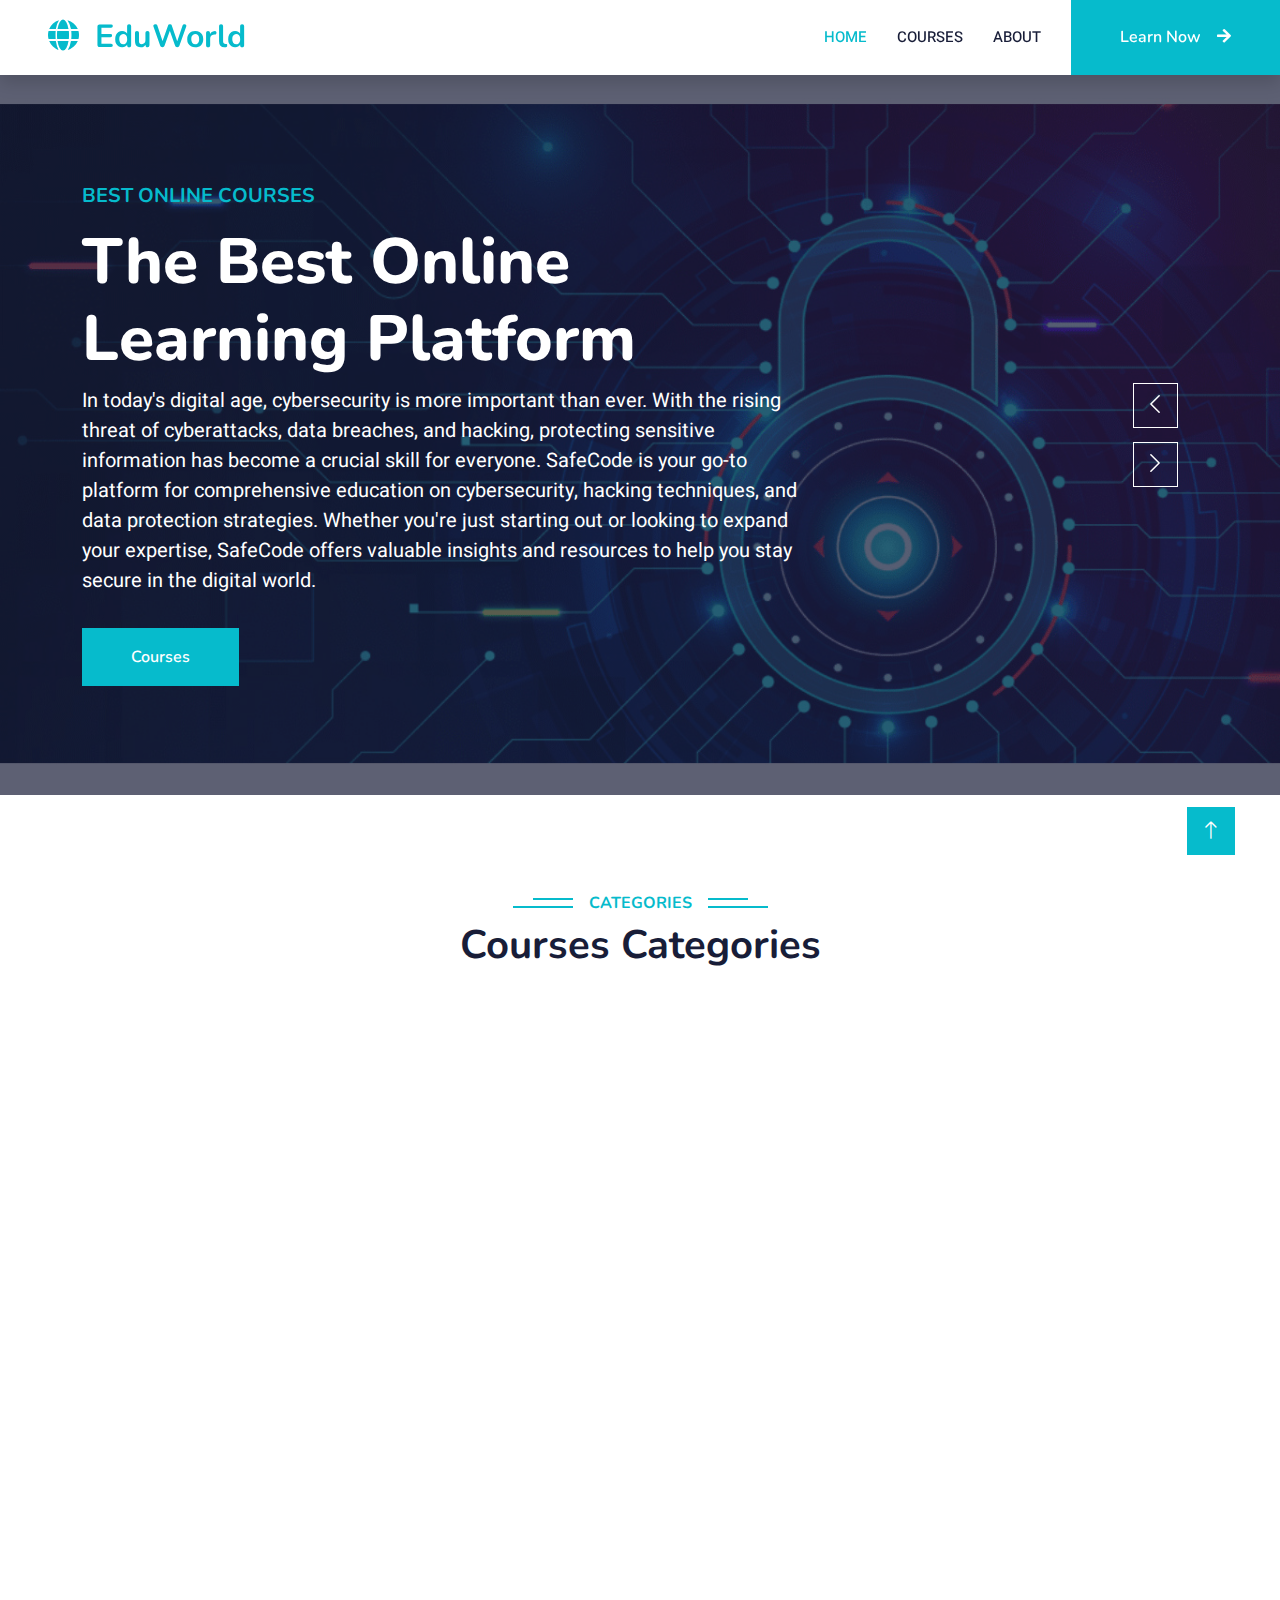
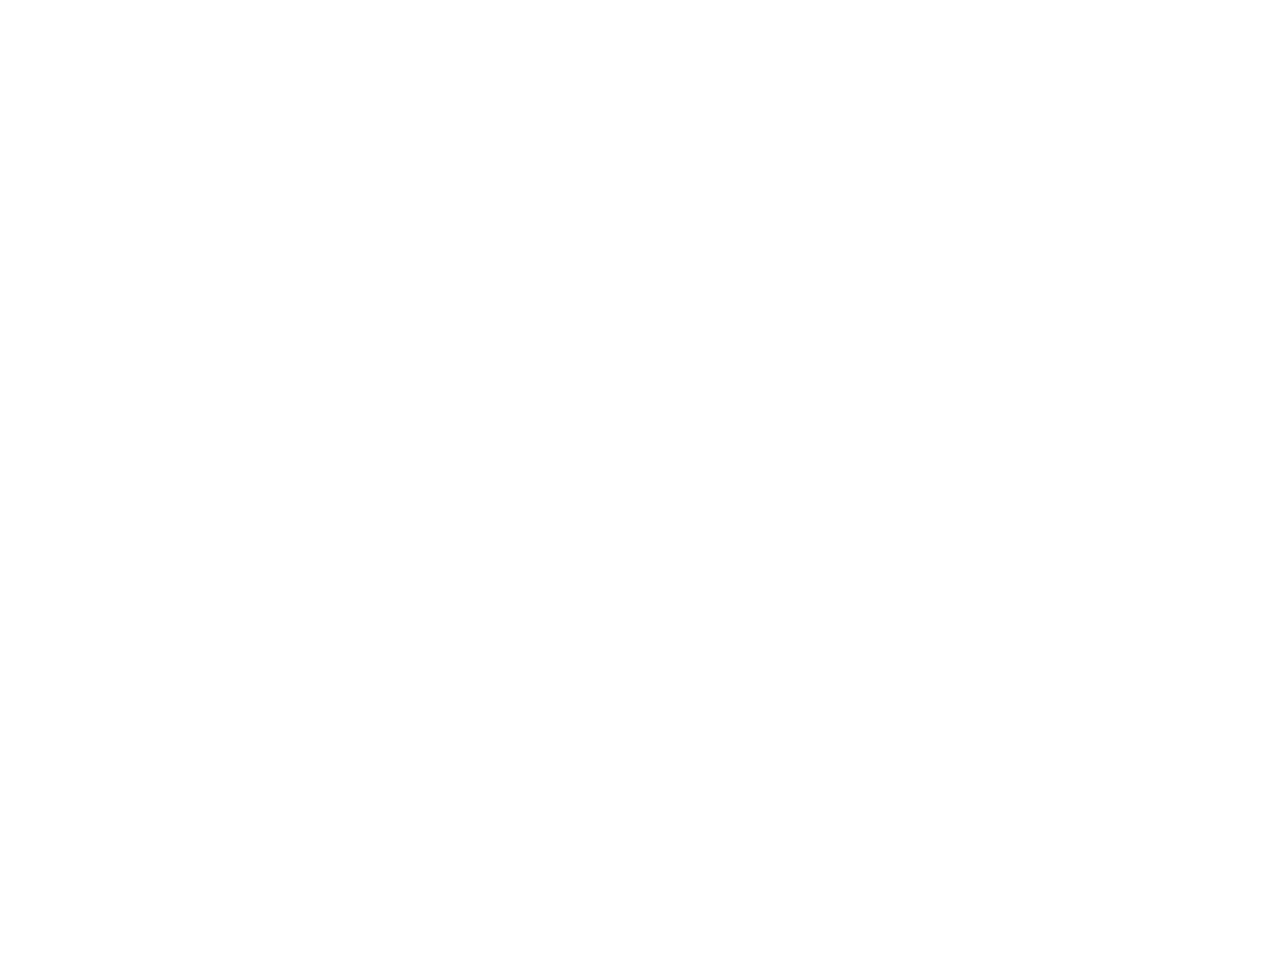
<file: index.html>
<!DOCTYPE html>
<html lang="en">

<head>
    <meta charset="utf-8">
    <title>EduWorld</title>
    <meta content="width=device-width, initial-scale=1.0" name="viewport">
    <meta content="" name="keywords">
    <meta content="" name="description">

    <!-- Favicon -->
    <link href="img/favicon.png" rel="icon">

    <!-- Google Web Fonts -->
    <link rel="preconnect" href="https://fonts.googleapis.com">
    <link rel="preconnect" href="https://fonts.gstatic.com" crossorigin>
    <link href="https://fonts.googleapis.com/css2?family=Heebo:wght@400;500;600&family=Nunito:wght@600;700;800&display=swap" rel="stylesheet">

    <!-- Icon Font Stylesheet -->
    <link href="https://cdnjs.cloudflare.com/ajax/libs/font-awesome/5.10.0/css/all.min.css" rel="stylesheet">
    <link href="https://cdn.jsdelivr.net/npm/bootstrap-icons@1.4.1/font/bootstrap-icons.css" rel="stylesheet">

    <!-- Libraries Stylesheet -->
    <link href="lib/animate/animate.min.css" rel="stylesheet">
    <link href="lib/owlcarousel/assets/owl.carousel.min.css" rel="stylesheet">

    <!-- Customized Bootstrap Stylesheet -->
    <link href="css/bootstrap.min.css" rel="stylesheet">

    <!-- Template Stylesheet -->
    <link href="css/style.css" rel="stylesheet">
</head>

<body>
    <!-- Spinner Start -->
    <div id="spinner" class="show bg-white position-fixed translate-middle w-100 vh-100 top-50 start-50 d-flex align-items-center justify-content-center">
        <div class="spinner-border text-primary" style="width: 3rem; height: 3rem;" role="status">
            <span class="sr-only">Loading...</span>
        </div>
    </div>
    <!-- Spinner End -->


    <!-- Navbar Start -->
    <nav class="navbar navbar-expand-lg bg-white navbar-light shadow sticky-top p-0">
        <a href="index.html" class="navbar-brand d-flex align-items-center px-4 px-lg-5">
            <h2 class="m-0 text-primary"><i class="fa fa-globe me-3"></i>EduWorld</h2>
        </a>
        <button type="button" class="navbar-toggler me-4" data-bs-toggle="collapse" data-bs-target="#navbarCollapse">
            <span class="navbar-toggler-icon"></span>
        </button>
        <div class="collapse navbar-collapse" id="navbarCollapse">
            <div class="navbar-nav ms-auto p-4 p-lg-0">
                <a href="index.html" class="nav-item nav-link active">Home</a>
                <a href="courses.html" class="nav-item nav-link">Courses</a>
                <a href="about.html" class="nav-item nav-link">About</a>         
            </div>
            <a href="courses.html" class="btn btn-primary py-4 px-lg-5 d-none d-lg-block">Learn Now<i class="fa fa-arrow-right ms-3"></i></a>
        </div>
    </nav>
    <!-- Navbar End -->


    <!-- Carousel Start -->
    <div class="container-fluid p-0 mb-5">
        <div class="owl-carousel header-carousel position-relative">
            <div class="owl-carousel-item position-relative">
                <img class="img-fluid" src="img/carousel-1.jpg" alt="">
                <div class="position-absolute top-0 start-0 w-100 h-100 d-flex align-items-center" style="background: rgba(24, 29, 56, .7);">
                    <div class="container">
                        <div class="row justify-content-start">
                            <div class="col-sm-10 col-lg-8">
                                <h5 class="text-primary text-uppercase mb-3 animated slideInDown">Best Online Courses</h5>
                                <h1 class="display-3 text-white animated slideInDown">The Best Online Learning Platform</h1>
                                <p class="fs-5 text-white mb-4 pb-2">In today's digital age, cybersecurity is more important than ever. With the rising threat of cyberattacks, data breaches, and hacking, protecting sensitive information has become a crucial skill for everyone. SafeCode is your go-to platform for comprehensive education on cybersecurity, hacking techniques, and data protection strategies. Whether you're just starting out or looking to expand your expertise, SafeCode offers valuable insights and resources to help you stay secure in the digital world.</p>
                                <a href="courses.html" class="btn btn-primary py-md-3 px-md-5 me-3 animated slideInLeft">Courses</a>
                                
                            </div>
                        </div>
                    </div>
                </div>
            </div>
            <div class="owl-carousel-item position-relative">
                <img class="img-fluid" src="img/carousel-2.jpg" alt="">
                <div class="position-absolute top-0 start-0 w-100 h-100 d-flex align-items-center" style="background: rgba(24, 29, 56, .7);">
                    <div class="container">
                        <div class="row justify-content-start">
                            <div class="col-sm-10 col-lg-8">
                                <h5 class="text-primary text-uppercase mb-3 animated slideInDown">Best Online Courses</h5>
                                <h1 class="display-3 text-white animated slideInDown">Get Educated Online From Your Home</h1>
                                <p class="fs-5 text-white mb-4 pb-2">In today's digital age, cybersecurity is more important than ever. With the rising threat of cyberattacks, data breaches, and hacking, protecting sensitive information has become a crucial skill for everyone. SafeCode is your go-to platform for comprehensive education on cybersecurity, hacking techniques, and data protection strategies. Whether you're just starting out or looking to expand your expertise, SafeCode offers valuable insights and resources to help you stay secure in the digital world.</p>
                                <a href="courses.html" class="btn btn-primary py-md-3 px-md-5 me-3 animated slideInLeft">Courses</a>
                                
                            </div>
                        </div>
                    </div>
                </div>
            </div>
        </div>
    </div>
    <!-- Carousel End -->


    <!-- Service Start -->
    <div class="container-xxl py-5">
        <div class="container">
            <div class="text-center wow fadeInUp" data-wow-delay="0.1s">
                <h6 class="section-title bg-white text-center text-primary px-3">Categories</h6>
                <h1 class="mb-5">Courses Categories</h1>
            </div>
            <div class="row g-4">
                <div class="col-lg-3 col-sm-6 wow fadeInUp" data-wow-delay="0.1s">
                    <div class="service-item text-center pt-3">
                        <div class="p-4">
                            <i class="fa fa-3x fa-shield-alt text-primary mb-4"></i>
                            <h5 class="mb-3">Cybersecurity Basics</h5>
                            <p>Learn essential cybersecurity practices to protect against threats, vulnerabilities, and risks.</p>
                             <a href="courses/cybersecuritybasic/cybersecurityBasics.html" class="btn btn-primary py-3 px-lg-4 d-none d-lg-block">Learn<i class="fa fa-arrow-right ms-3"></i></a>
                        </div>
                    </div>
                </div>
                <div class="col-lg-3 col-sm-6 wow fadeInUp" data-wow-delay="0.3s">
                    <div class="service-item text-center pt-3">
                        <div class="p-4">
                            <i class="fa fa-3x fa-user-secret text-primary mb-4"></i>
                            <h5 class="mb-3">Hacking Fundamentals</h5>
                            <p>Explore basic hacking techniques and ethical practices for secure systems.</p>
                             <a href="404.html" class="btn btn-primary py-3 px-lg-4 d-none d-lg-block">Coming Soon...<i class="fa fa-arrow-right ms-3"></i></a>
                        </div>
                    </div>
                </div>
                <div class="col-lg-3 col-sm-6 wow fadeInUp" data-wow-delay="0.5s">
                    <div class="service-item text-center pt-3">
                        <div class="p-4">
                            <i class="fa fa-3x fa-lock text-primary mb-4"></i>
                            <h5 class="mb-3">Data Protection Strategies</h5>
                            <p>Implement strategies to safeguard data through encryption, backups, and security.</p>
                            <a href="404.html" class="btn btn-primary py-3 px-lg-4 d-none d-lg-block">Coming Soon...<i class="fa fa-arrow-right ms-3"></i></a>
                        </div>
                    </div>
                </div>
                <div class="col-lg-3 col-sm-6 wow fadeInUp" data-wow-delay="0.7s">
                    <div class="service-item text-center pt-3">
                        <div class="p-4">
                            <i class="fa fa-3x fa-file-alt text-primary mb-4"></i>
                            <h5 class="mb-3">Real-World Case Studies</h5>
                            <p>Analyze real-world examples of cyber incidents to understand effective responses.</p>
                            <a href="404.html" class="btn btn-primary py-3 px-lg-4 d-none d-lg-block">Coming Soon...<i class="fa fa-arrow-right ms-3"></i></a>
                        </div>
                    </div>
                </div>
            </div>
        </div>
    </div>
    <!-- Service End -->


    <!-- About Start -->
    <div class="container-xxl py-5">
        <div class="container">
            <div class="row g-5">
                <div class="col-lg-6 wow fadeInUp" data-wow-delay="0.1s" style="min-height: 400px;">
                    <div class="position-relative h-100">
                        <img class="img-fluid position-absolute w-100 h-100" src="img/about.jpg" alt="" style="object-fit: cover;">
                    </div>
                </div>
                <div class="col-lg-6 wow fadeInUp" data-wow-delay="0.3s">
                    <h6 class="section-title bg-white text-start text-primary pe-3">About Us</h6>
                    <h1 class="mb-4">Welcome to MySchool</h1>
                    <p class="mb-4">Welcome to MySchool, where we are dedicated to enhancing educational experiences through innovative solutions. Our mission is to provide a secure, engaging, and supportive environment for learning, empowering students and educators with the tools and knowledge needed for success. Discover how our commitment to excellence is shaping the future of education.

</p>
                   
                    <div class="row gy-2 gx-4 mb-4">
                        <div class="col-sm-6">
                            <p class="mb-0"><i class="fa fa-arrow-right text-primary me-2"></i>Cybersecurity Basics</p>
                        </div>
                        <div class="col-sm-6">
                            <p class="mb-0"><i class="fa fa-arrow-right text-primary me-2"></i>Hacking Fundamentals</p>
                        </div>
                        <div class="col-sm-6">
                            <p class="mb-0"><i class="fa fa-arrow-right text-primary me-2"></i>Data Protection Strategies</p>
                        </div>
                        <div class="col-sm-6">
                            <p class="mb-0"><i class="fa fa-arrow-right text-primary me-2"></i>Real-World Case Studies</p>
                        </div>
                        <div class="col-sm-6">
                            <p class="mb-0"><i class="fa fa-arrow-right text-primary me-2"></i> Learning Paths and Tutorials</p>
                        </div>
                        <div class="col-sm-6">
                            <p class="mb-0"><i class="fa fa-arrow-right text-primary me-2"></i>News and Updates</p>
                        </div>
                        <div class="col-sm-6">
                            <p class="mb-0"><i class="fa fa-arrow-right text-primary me-2"></i>Community and Resources</p>
                        </div>
                        <div class="col-sm-6">
                            <p class="mb-0"><i class="fa fa-arrow-right text-primary me-2"></i>Cybersecurity for Businesses</p>
                        </div>
                        <div class="col-sm-6">
                            <p class="mb-0"><i class="fa fa-arrow-right text-primary me-2"></i>Protecting Personal Information</p>
                        </div>
                       
                       
                    </div>
                    <a class="btn btn-primary py-3 px-5 mt-2" href="about.html">Read More</a>
                </div>
            </div>
        </div>
    </div>
    <!-- About End -->


   


   

    
        

 <!-- Footer Start -->
 <div class="container-fluid bg-dark text-light footer pt-5 mt-5 wow fadeIn" data-wow-delay="0.1s">
    <div class="container py-5">
        <div class="row g-5">
            <div class="col-lg-3 col-md-6">
                <h4 class="text-white mb-3">Quick Link</h4>
                <a class="btn btn-link" href="index.html">Home</a>
                <a class="btn btn-link" href="courses.html">Courses</a>
                 <a class="btn btn-link" href="about.html">About</a>
                <a class="btn btn-link" href="404.html">Privacy Policy</a>
                <a class="btn btn-link" href="404.html">Terms & Condition</a>
              
            </div>
            <div class="col-lg-3 col-md-6">
                <h4 class="text-white mb-3">Contact</h4>
                <p class="mb-2"><i class="fa fa-envelope me-3"></i>eduworld.sales@gmail.com</p>
                <div class="d-flex pt-2">
                    <a class="btn btn-outline-light btn-social" href=""><i class="fab fa-twitter"></i></a>
                    <a class="btn btn-outline-light btn-social" href=""><i class="fab fa-facebook-f"></i></a>
                    <a class="btn btn-outline-light btn-social" href=""><i class="fab fa-youtube"></i></a>
                    <a class="btn btn-outline-light btn-social" href=""><i class="fab fa-linkedin-in"></i></a>
                </div>
            </div>
              <div class="col-lg-3 col-md-6">
                <h4 class="text-white mb-3">Courses</h4>
                <a class="btn btn-link" href="courses/cybersecuritybasic/cybersecurityBasics.html">Cyber Security Basics</a>
                <a class="btn btn-link" href="404.html">Hacking Fundamentals</a>
                 <a class="btn btn-link" href="404.html">Data Protection Strategies</a>
                <a class="btn btn-link" href="404.html">Real-World Case Studies</a>
               
            </div>
            


            <div class="col-lg-3 col-md-6">
                <h4 class="text-white mb-3">Contact Sales</h4>
                <p>If you want to use Edu World services as an educational institution, team or enterprise, send us an e-mail:
                  eduworld.sales@gmail.com</p>
                <h4 class="text-white mb-3">Report Error</h4>
                <p>If you want to report an error, or if you want to make a suggestion, send us an e-mail:
                  help@eduworld.com</p>
               
            </div>
        </div>
    </div>
   
</div>
<!-- Footer End -->


    <!-- Back to Top -->
    <a href="#" class="btn btn-lg btn-primary btn-lg-square back-to-top"><i class="bi bi-arrow-up"></i></a>


    <!-- JavaScript Libraries -->
    <script src="https://code.jquery.com/jquery-3.4.1.min.js"></script>
    <script src="https://cdn.jsdelivr.net/npm/bootstrap@5.0.0/dist/js/bootstrap.bundle.min.js"></script>
    <script src="lib/wow/wow.min.js"></script>
    <script src="lib/easing/easing.min.js"></script>
    <script src="lib/waypoints/waypoints.min.js"></script>
    <script src="lib/owlcarousel/owl.carousel.min.js"></script>

    <!-- Template Javascript -->
    <script src="js/main.js"></script>
</body>

</html>
</file>
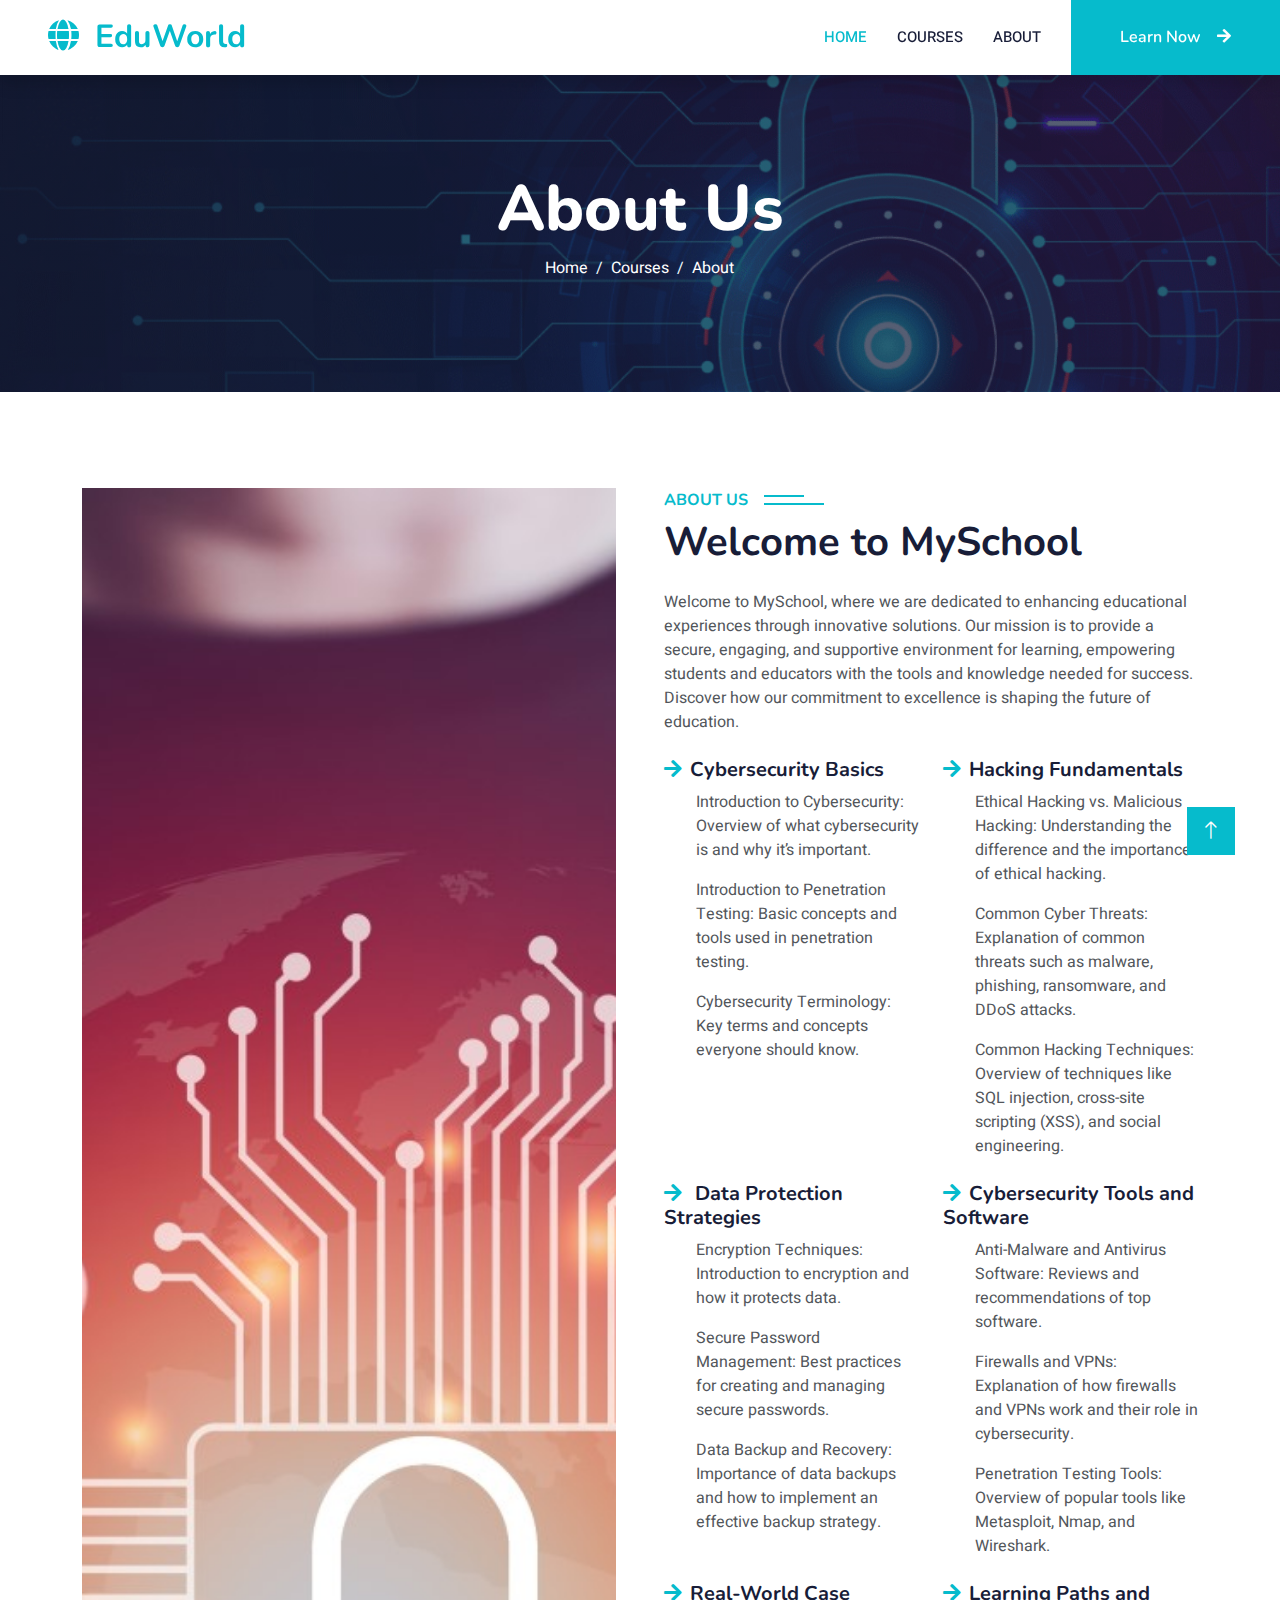
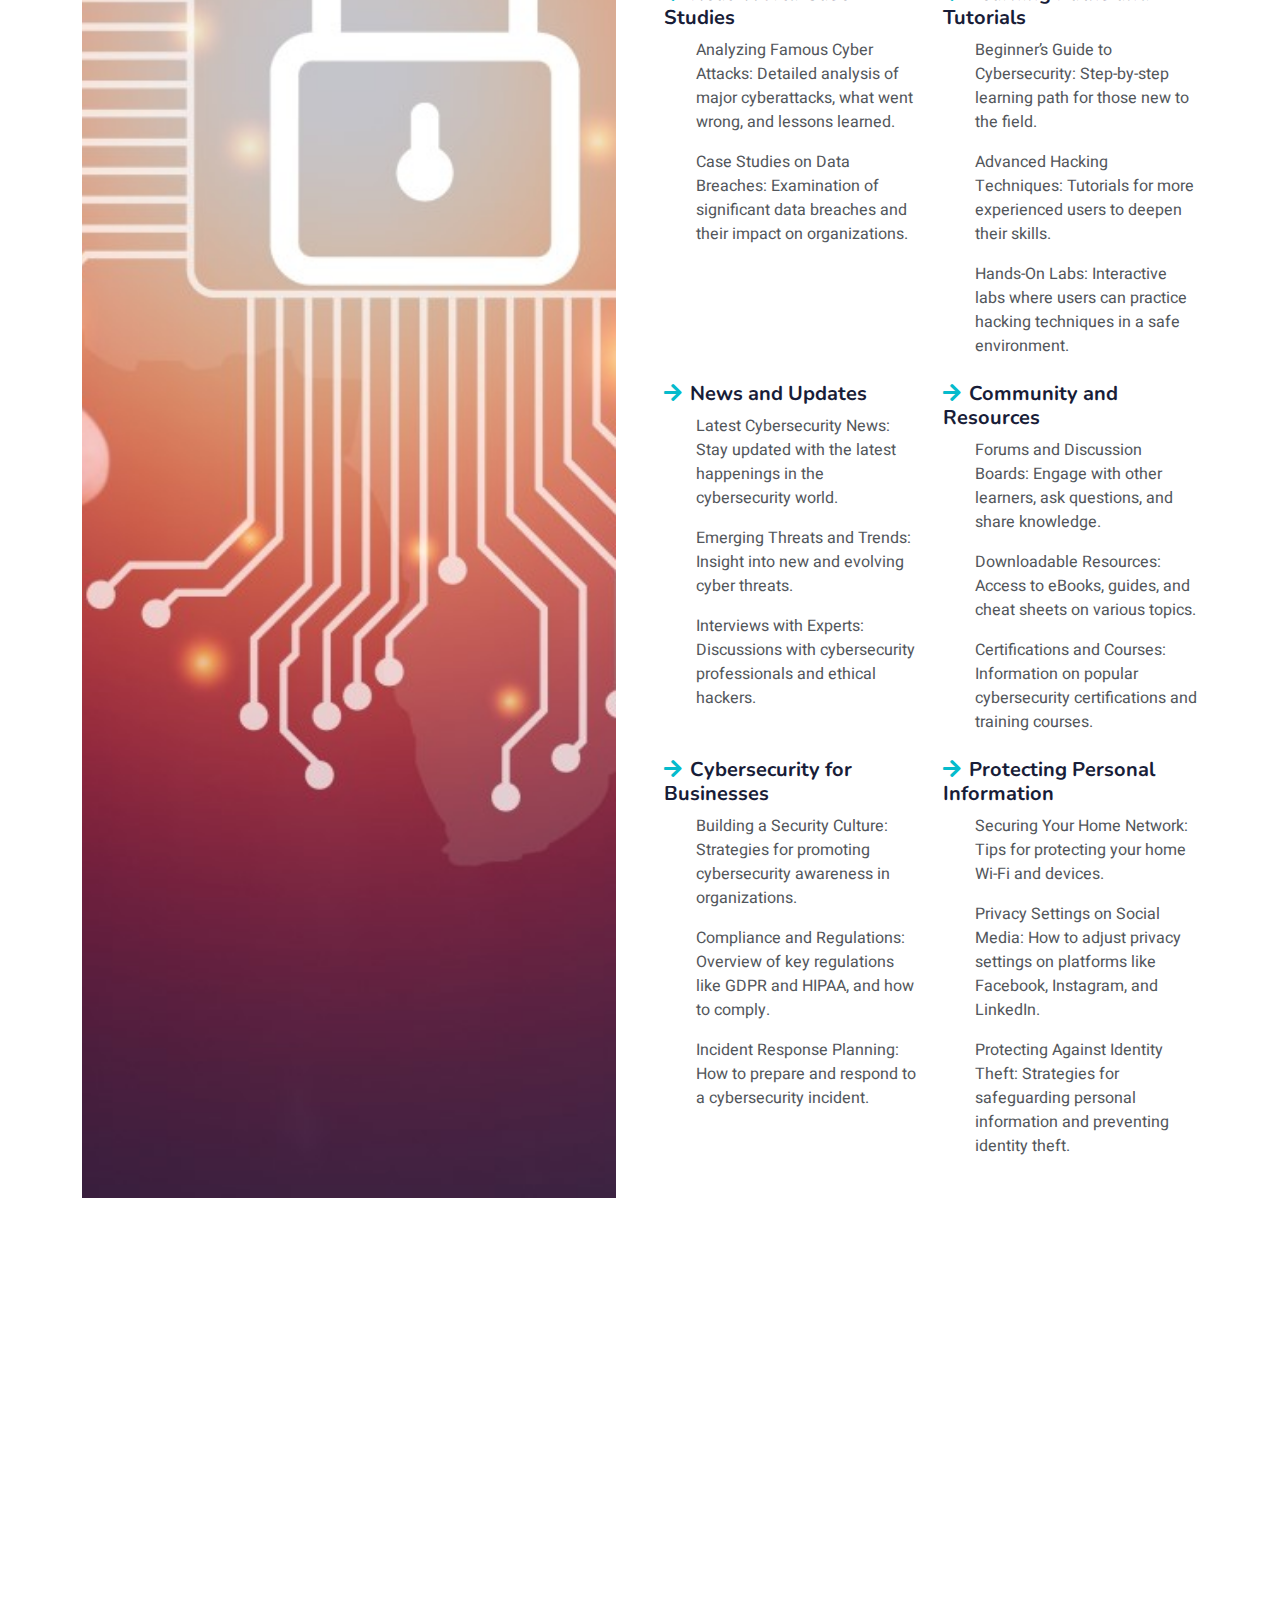
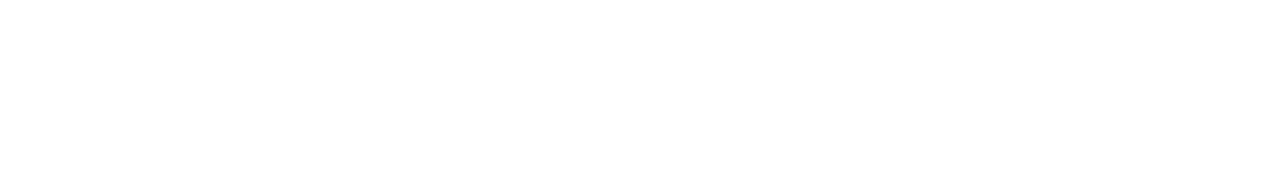
<file: about.html>
<!DOCTYPE html>
<html lang="en">

<head>
    <meta charset="utf-8">
    <title>EduWorld</title>
    <meta content="width=device-width, initial-scale=1.0" name="viewport">
    <meta content="" name="keywords">
    <meta content="" name="description">

    <!-- Favicon -->
    <link href="img/favicon.png" rel="icon">

    <!-- Google Web Fonts -->
    <link rel="preconnect" href="https://fonts.googleapis.com">
    <link rel="preconnect" href="https://fonts.gstatic.com" crossorigin>
    <link href="https://fonts.googleapis.com/css2?family=Heebo:wght@400;500;600&family=Nunito:wght@600;700;800&display=swap" rel="stylesheet">

    <!-- Icon Font Stylesheet -->
    <link href="https://cdnjs.cloudflare.com/ajax/libs/font-awesome/5.10.0/css/all.min.css" rel="stylesheet">
    <link href="https://cdn.jsdelivr.net/npm/bootstrap-icons@1.4.1/font/bootstrap-icons.css" rel="stylesheet">

    <!-- Libraries Stylesheet -->
    <link href="lib/animate/animate.min.css" rel="stylesheet">
    <link href="lib/owlcarousel/assets/owl.carousel.min.css" rel="stylesheet">

    <!-- Customized Bootstrap Stylesheet -->
    <link href="css/bootstrap.min.css" rel="stylesheet">

    <!-- Template Stylesheet -->
    <link href="css/style.css" rel="stylesheet">
</head>

<body>
    <!-- Spinner Start -->
    <div id="spinner" class="show bg-white position-fixed translate-middle w-100 vh-100 top-50 start-50 d-flex align-items-center justify-content-center">
        <div class="spinner-border text-primary" style="width: 3rem; height: 3rem;" role="status">
            <span class="sr-only">Loading...</span>
        </div>
    </div>
    <!-- Spinner End -->


    <!-- Navbar Start -->
    <nav class="navbar navbar-expand-lg bg-white navbar-light shadow sticky-top p-0">
        <a href="index.html" class="navbar-brand d-flex align-items-center px-4 px-lg-5">
            <h2 class="m-0 text-primary"><i class="fa fa-globe me-3"></i>EduWorld</h2>
        </a>
        <button type="button" class="navbar-toggler me-4" data-bs-toggle="collapse" data-bs-target="#navbarCollapse">
            <span class="navbar-toggler-icon"></span>
        </button>
        <div class="collapse navbar-collapse" id="navbarCollapse">
            <div class="navbar-nav ms-auto p-4 p-lg-0">
                <a href="index.html" class="nav-item nav-link active">Home</a>
                <a href="courses.html" class="nav-item nav-link">Courses</a>
                <a href="about.html" class="nav-item nav-link">About</a>

               
            </div>
            <a href="courses.html" class="btn btn-primary py-4 px-lg-5 d-none d-lg-block">Learn Now<i class="fa fa-arrow-right ms-3"></i></a>
        </div>
    </nav>
    <!-- Navbar End -->


    <!-- Header Start -->
    <div class="container-fluid bg-primary py-5 mb-5 page-header">
        <div class="container py-5">
            <div class="row justify-content-center">
                <div class="col-lg-10 text-center">
                    <h1 class="display-3 text-white animated slideInDown">About Us</h1>
                    <nav aria-label="breadcrumb">
                        <ol class="breadcrumb justify-content-center">
                            <li class="breadcrumb-item"><a class="text-white" href="index.html">Home</a></li>
                            <li class="breadcrumb-item"><a class="text-white" href="courses.html">Courses</a></li>
                            <li class="breadcrumb-item text-white active" aria-current="page">About</li>
                        </ol>
                    </nav>
                </div>
            </div>
        </div>
    </div>
    <!-- Header End -->


   

     <!-- About Start -->
    <div class="container-xxl py-5">
        <div class="container">
            <div class="row g-5">
                <div class="col-lg-6 wow fadeInUp" data-wow-delay="0.1s" style="min-height: 400px;">
                    <div class="position-relative h-100">
                        <img class="img-fluid position-absolute w-100 h-100" src="img/abbout.jpg" alt="" style="object-fit: cover;">
                    </div>
                </div>
                <div class="col-lg-6 wow fadeInUp" data-wow-delay="0.3s">
                    <h6 class="section-title bg-white text-start text-primary pe-3">About Us</h6>
                    <h1 class="mb-4">Welcome to MySchool</h1>
                    <p class="mb-4">Welcome to MySchool, where we are dedicated to enhancing educational experiences through innovative solutions. Our mission is to provide a secure, engaging, and supportive environment for learning, empowering students and educators with the tools and knowledge needed for success. Discover how our commitment to excellence is shaping the future of education.

</p>
                   
                    <div class="row gy-2 gx-4 mb-4">
                        <div class="col-sm-6">
                            <h5><p class="mb-0"><i class="fa fa-arrow-right text-primary me-2"></i>Cybersecurity Basics</p></h5>
                            <ul>Introduction to Cybersecurity: Overview of what cybersecurity is and why it’s important.</ul>
                             <ul>Introduction to Penetration Testing: Basic concepts and tools used in penetration testing.
</ul>
                         <ul>Cybersecurity Terminology: Key terms and concepts everyone should know.</ul>

                        </div>
                        <div class="col-sm-6">
                            <h5><p class="mb-0"><i class="fa fa-arrow-right text-primary me-2"></i>Hacking Fundamentals</p></h5>
                            <ul>Ethical Hacking vs. Malicious Hacking: Understanding the difference and the importance of ethical hacking.</ul>
                             <ul>Common Cyber Threats: Explanation of common threats such as malware, phishing, ransomware, and DDoS attacks.</ul>
                         <ul>Common Hacking Techniques: Overview of techniques like SQL injection, cross-site scripting (XSS), and social engineering.</ul>
                        </div>
                        <div class="col-sm-6">
                            <h5><p class="mb-0"><i class="fa fa-arrow-right text-primary me-2"></i> Data Protection Strategies</p></h5>
                            <ul>Encryption Techniques: Introduction to encryption and how it protects data.</ul>
                             <ul>Secure Password Management: Best practices for creating and managing secure passwords.</ul>
                         <ul>Data Backup and Recovery: Importance of data backups and how to implement an effective backup strategy.</ul>
                        </div>
                        <div class="col-sm-6">
                           <h5><p class="mb-0"><i class="fa fa-arrow-right text-primary me-2"></i>Cybersecurity Tools and Software</p></h5>
                            <ul>Anti-Malware and Antivirus Software: Reviews and recommendations of top software.</ul>
                             <ul>Firewalls and VPNs: Explanation of how firewalls and VPNs work and their role in cybersecurity.</ul>
                         <ul>Penetration Testing Tools: Overview of popular tools like Metasploit, Nmap, and Wireshark.</ul>
                        </div>

                        <div class="col-sm-6">
                            <h5><p class="mb-0"><i class="fa fa-arrow-right text-primary me-2"></i>Real-World Case Studies</p></h5>
                            <ul>Analyzing Famous Cyber Attacks: Detailed analysis of major cyberattacks, what went wrong, and lessons learned.</ul>
                             <ul>Case Studies on Data Breaches: Examination of significant data breaches and their impact on organizations.
</ul>
                        

                        </div>
                        <div class="col-sm-6">
                            <h5><p class="mb-0"><i class="fa fa-arrow-right text-primary me-2"></i>Learning Paths and Tutorials</p></h5>
                            <ul>Beginner’s Guide to Cybersecurity: Step-by-step learning path for those new to the field.</ul>
                             <ul>Advanced Hacking Techniques: Tutorials for more experienced users to deepen their skills.</ul>
                             <ul>Hands-On Labs: Interactive labs where users can practice hacking techniques in a safe environment.</ul>

                        </div>
                        <div class="col-sm-6">
                            <h5><p class="mb-0"><i class="fa fa-arrow-right text-primary me-2"></i>News and Updates</p></h5>
                            <ul>Latest Cybersecurity News: Stay updated with the latest happenings in the cybersecurity world.</ul>
                             <ul>Emerging Threats and Trends: Insight into new and evolving cyber threats.
</ul>
                         <ul>Interviews with Experts: Discussions with cybersecurity professionals and ethical hackers.</ul>

                        </div>
                        <div class="col-sm-6">
                            <h5><p class="mb-0"><i class="fa fa-arrow-right text-primary me-2"></i>Community and Resources</p></h5>
                            <ul>Forums and Discussion Boards: Engage with other learners, ask questions, and share knowledge.</ul>
                             <ul>Downloadable Resources: Access to eBooks, guides, and cheat sheets on various topics.
</ul>
                         <ul>Certifications and Courses: Information on popular cybersecurity certifications and training courses.</ul>

                        </div>
                        <div class="col-sm-6">
                            <h5><p class="mb-0"><i class="fa fa-arrow-right text-primary me-2"></i>Cybersecurity for Businesses</p></h5>
                            <ul>Building a Security Culture: Strategies for promoting cybersecurity awareness in organizations.</ul>
                             <ul>Compliance and Regulations: Overview of key regulations like GDPR and HIPAA, and how to comply.
</ul>
                         <ul>Incident Response Planning: How to prepare and respond to a cybersecurity incident.</ul>

                        </div>
                        <div class="col-sm-6">
                            <h5><p class="mb-0"><i class="fa fa-arrow-right text-primary me-2"></i>Protecting Personal Information</p></h5>
                            <ul>Securing Your Home Network: Tips for protecting your home Wi-Fi and devices.</ul>
                             <ul>Privacy Settings on Social Media: How to adjust privacy settings on platforms like Facebook, Instagram, and LinkedIn.
</ul>
                         <ul>Protecting Against Identity Theft: Strategies for safeguarding personal information and preventing identity theft.</ul>

                        </div>
                       
                    </div>
                   
                </div>
            </div>
        </div>
    </div>
    <!-- About End -->


    
        

    <!-- Footer Start -->
 <div class="container-fluid bg-dark text-light footer pt-5 mt-5 wow fadeIn" data-wow-delay="0.1s">
    <div class="container py-5">
        <div class="row g-5">
            <div class="col-lg-3 col-md-6">
                <h4 class="text-white mb-3">Quick Link</h4>
                <a class="btn btn-link" href="index.html">Home</a>
                <a class="btn btn-link" href="courses.html">Courses</a>
                 <a class="btn btn-link" href="about.html">About</a>
                <a class="btn btn-link" href="404.html">Privacy Policy</a>
                <a class="btn btn-link" href="404.html">Terms & Condition</a>
              
            </div>
            <div class="col-lg-3 col-md-6">
                <h4 class="text-white mb-3">Contact</h4>
                <p class="mb-2"><i class="fa fa-envelope me-3"></i>eduworld.sales@gmail.com</p>
                <div class="d-flex pt-2">
                    <a class="btn btn-outline-light btn-social" href=""><i class="fab fa-twitter"></i></a>
                    <a class="btn btn-outline-light btn-social" href=""><i class="fab fa-facebook-f"></i></a>
                    <a class="btn btn-outline-light btn-social" href=""><i class="fab fa-youtube"></i></a>
                    <a class="btn btn-outline-light btn-social" href=""><i class="fab fa-linkedin-in"></i></a>
                </div>
            </div>
              <div class="col-lg-3 col-md-6">
                <h4 class="text-white mb-3">Courses</h4>
                <a class="btn btn-link" href="courses/cybersecuritybasic/cybersecurityBasics.html">Cyber Security Basics</a>
                <a class="btn btn-link" href="404.html">Hacking Fundamentals</a>
                 <a class="btn btn-link" href="404.html">Data Protection Strategies</a>
                <a class="btn btn-link" href="404.html">Real-World Case Studies</a>
               
            </div>
            


            <div class="col-lg-3 col-md-6">
                <h4 class="text-white mb-3">Contact Sales</h4>
                <p>If you want to use Edu World services as an educational institution, team or enterprise, send us an e-mail:
                  eduworld.sales@gmail.com</p>
                <h4 class="text-white mb-3">Report Error</h4>
                <p>If you want to report an error, or if you want to make a suggestion, send us an e-mail:
                  help@eduworld.com</p>
               
            </div>
        </div>
    </div>
   
</div>
<!-- Footer End -->


    <!-- Back to Top -->
    <a href="#" class="btn btn-lg btn-primary btn-lg-square back-to-top"><i class="bi bi-arrow-up"></i></a>


    <!-- JavaScript Libraries -->
    <script src="https://code.jquery.com/jquery-3.4.1.min.js"></script>
    <script src="https://cdn.jsdelivr.net/npm/bootstrap@5.0.0/dist/js/bootstrap.bundle.min.js"></script>
    <script src="lib/wow/wow.min.js"></script>
    <script src="lib/easing/easing.min.js"></script>
    <script src="lib/waypoints/waypoints.min.js"></script>
    <script src="lib/owlcarousel/owl.carousel.min.js"></script>

    <!-- Template Javascript -->
    <script src="js/main.js"></script>
</body>

</html>
</file>
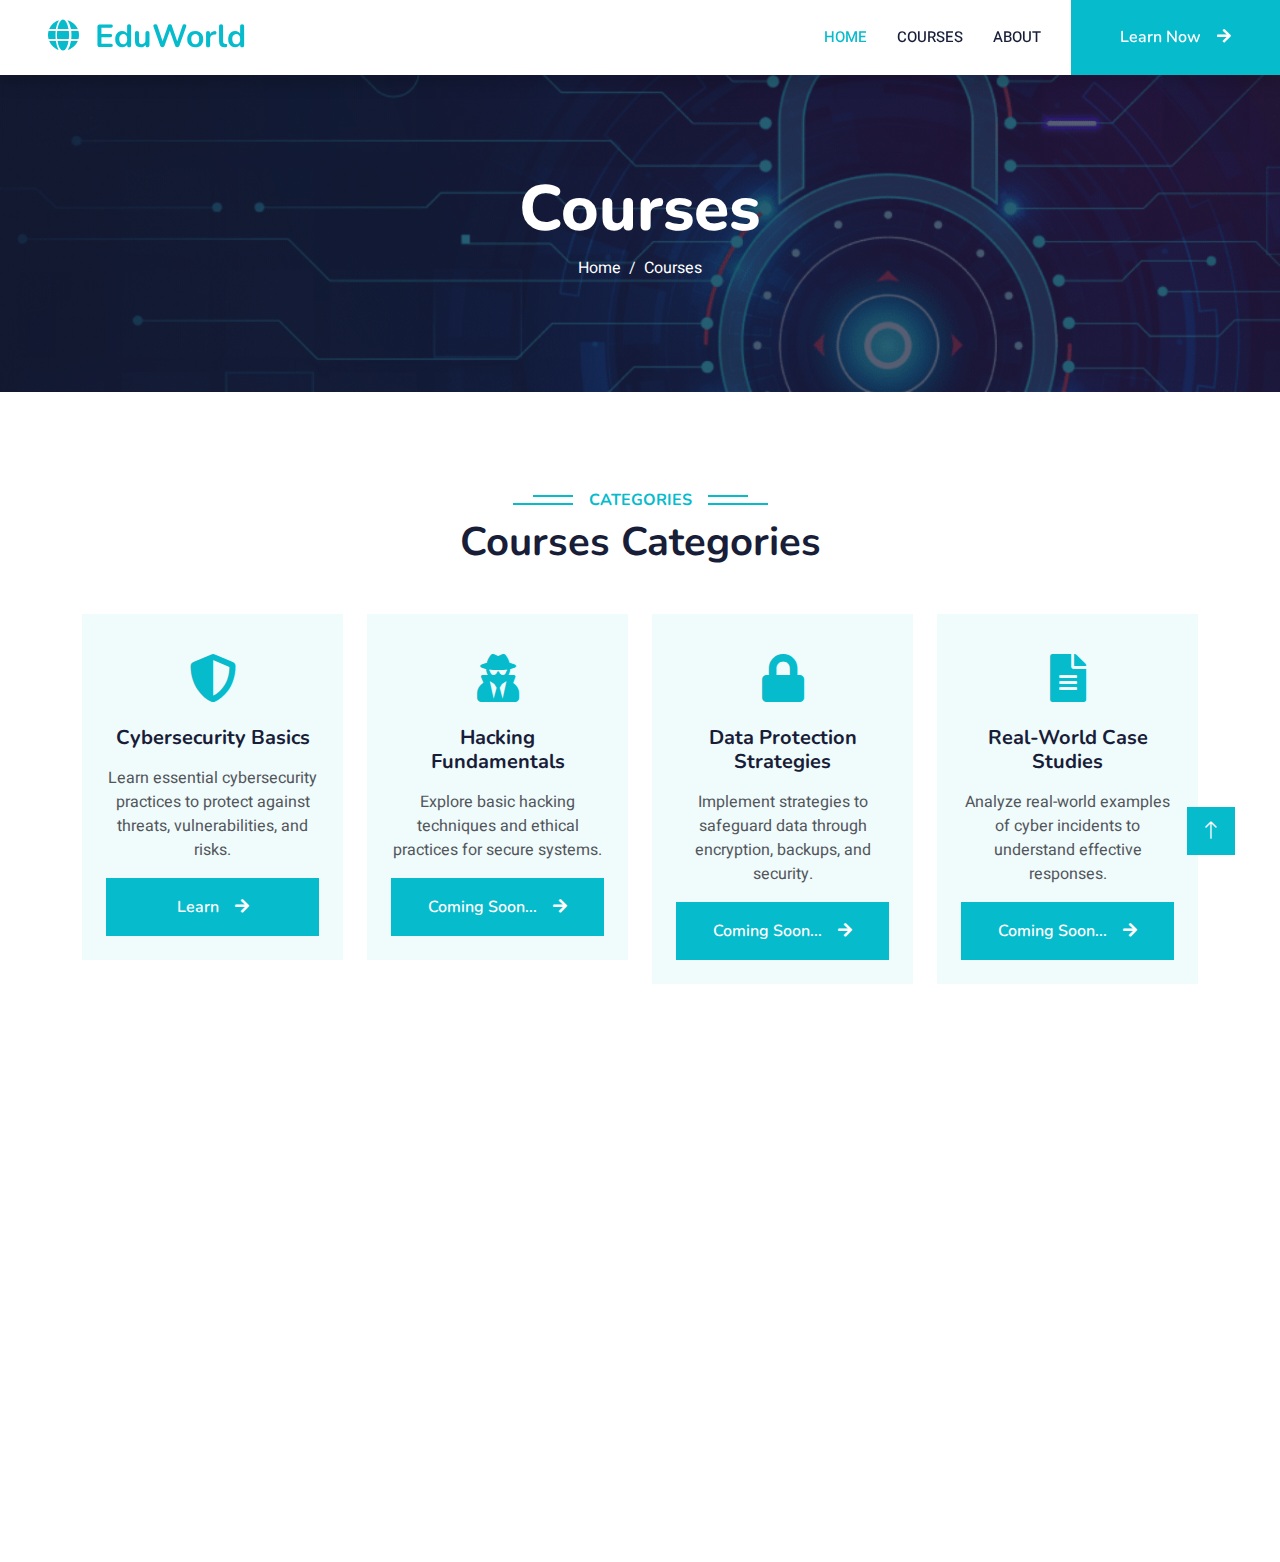
<file: courses.html>
<!DOCTYPE html>
<html lang="en">

<head>
    <meta charset="utf-8">
    <title>EduWorld</title>
    <meta content="width=device-width, initial-scale=1.0" name="viewport">
    <meta content="" name="keywords">
    <meta content="" name="description">

    <!-- Favicon -->
    <link href="img/favicon.png" rel="icon">

    <!-- Google Web Fonts -->
    <link rel="preconnect" href="https://fonts.googleapis.com">
    <link rel="preconnect" href="https://fonts.gstatic.com" crossorigin>
    <link href="https://fonts.googleapis.com/css2?family=Heebo:wght@400;500;600&family=Nunito:wght@600;700;800&display=swap" rel="stylesheet">

    <!-- Icon Font Stylesheet -->
    <link href="https://cdnjs.cloudflare.com/ajax/libs/font-awesome/5.10.0/css/all.min.css" rel="stylesheet">
    <link href="https://cdn.jsdelivr.net/npm/bootstrap-icons@1.4.1/font/bootstrap-icons.css" rel="stylesheet">

    <!-- Libraries Stylesheet -->
    <link href="lib/animate/animate.min.css" rel="stylesheet">
    <link href="lib/owlcarousel/assets/owl.carousel.min.css" rel="stylesheet">

    <!-- Customized Bootstrap Stylesheet -->
    <link href="css/bootstrap.min.css" rel="stylesheet">

    <!-- Template Stylesheet -->
    <link href="css/style.css" rel="stylesheet">
</head>

<body>
    <!-- Spinner Start -->
    <div id="spinner" class="show bg-white position-fixed translate-middle w-100 vh-100 top-50 start-50 d-flex align-items-center justify-content-center">
        <div class="spinner-border text-primary" style="width: 3rem; height: 3rem;" role="status">
            <span class="sr-only">Loading...</span>
        </div>
    </div>
    <!-- Spinner End -->


     <!-- Navbar Start -->
    <nav class="navbar navbar-expand-lg bg-white navbar-light shadow sticky-top p-0">
        <a href="index.html" class="navbar-brand d-flex align-items-center px-4 px-lg-5">
            <h2 class="m-0 text-primary"><i class="fa fa-globe me-3"></i>EduWorld</h2>
        </a>
        <button type="button" class="navbar-toggler me-4" data-bs-toggle="collapse" data-bs-target="#navbarCollapse">
            <span class="navbar-toggler-icon"></span>
        </button>
        <div class="collapse navbar-collapse" id="navbarCollapse">
            <div class="navbar-nav ms-auto p-4 p-lg-0">
                <a href="index.html" class="nav-item nav-link active">Home</a>
                <a href="courses.html" class="nav-item nav-link">Courses</a>
                <a href="about.html" class="nav-item nav-link">About</a>

               
            </div>
            <a href="courses.html" class="btn btn-primary py-4 px-lg-5 d-none d-lg-block">Learn Now<i class="fa fa-arrow-right ms-3"></i></a>
        </div>
    </nav>
    <!-- Navbar End -->



    <!-- Header Start -->
    <div class="container-fluid bg-primary py-5 mb-5 page-header">
        <div class="container py-5">
            <div class="row justify-content-center">
                <div class="col-lg-10 text-center">
                    <h1 class="display-3 text-white animated slideInDown">Courses</h1>
                    <nav aria-label="breadcrumb">
                        <ol class="breadcrumb justify-content-center">
                            <li class="breadcrumb-item"><a class="text-white" href="index.html">Home</a></li>
                            <li class="breadcrumb-item text-white active" aria-current="page">Courses</li>
                        </ol>
                    </nav>
                </div>
            </div>
        </div>
    </div>
    <!-- Header End -->


   <!-- Service Start -->
    <div class="container-xxl py-5">
        <div class="container">
            <div class="text-center wow fadeInUp" data-wow-delay="0.1s">
                <h6 class="section-title bg-white text-center text-primary px-3">Categories</h6>
                <h1 class="mb-5">Courses Categories</h1>
            </div>
            <div class="row g-4">
                <div class="col-lg-3 col-sm-6 wow fadeInUp" data-wow-delay="0.1s">
                    <div class="service-item text-center pt-3">
                        <div class="p-4">
                            <i class="fa fa-3x fa-shield-alt text-primary mb-4"></i>
                            <h5 class="mb-3">Cybersecurity Basics</h5>
                            <p>Learn essential cybersecurity practices to protect against threats, vulnerabilities, and risks.</p>
                             <a href="courses/cybersecuritybasic/cybersecurityBasics.html" class="btn btn-primary py-3 px-lg-4 d-none d-lg-block">Learn<i class="fa fa-arrow-right ms-3"></i></a>
                        </div>
                    </div>
                </div>
                <div class="col-lg-3 col-sm-6 wow fadeInUp" data-wow-delay="0.3s">
                    <div class="service-item text-center pt-3">
                        <div class="p-4">
                            <i class="fa fa-3x fa-user-secret text-primary mb-4"></i>
                            <h5 class="mb-3">Hacking Fundamentals</h5>
                            <p>Explore basic hacking techniques and ethical practices for secure systems.</p>
                             <a href="404.html" class="btn btn-primary py-3 px-lg-4 d-none d-lg-block">Coming Soon...<i class="fa fa-arrow-right ms-3"></i></a>
                        </div>
                    </div>
                </div>
                <div class="col-lg-3 col-sm-6 wow fadeInUp" data-wow-delay="0.5s">
                    <div class="service-item text-center pt-3">
                        <div class="p-4">
                            <i class="fa fa-3x fa-lock text-primary mb-4"></i>
                            <h5 class="mb-3">Data Protection Strategies</h5>
                            <p>Implement strategies to safeguard data through encryption, backups, and security.</p>
                            <a href="404.html" class="btn btn-primary py-3 px-lg-4 d-none d-lg-block">Coming Soon...<i class="fa fa-arrow-right ms-3"></i></a>
                        </div>
                    </div>
                </div>
                <div class="col-lg-3 col-sm-6 wow fadeInUp" data-wow-delay="0.7s">
                    <div class="service-item text-center pt-3">
                        <div class="p-4">
                            <i class="fa fa-3x fa-file-alt text-primary mb-4"></i>
                            <h5 class="mb-3">Real-World Case Studies</h5>
                            <p>Analyze real-world examples of cyber incidents to understand effective responses.</p>
                            <a href="404.html" class="btn btn-primary py-3 px-lg-4 d-none d-lg-block">Coming Soon...<i class="fa fa-arrow-right ms-3"></i></a>
                        </div>
                    </div>
                </div>
            </div>
        </div>
    </div>
    <!-- Service End -->


   


    
        

    <!-- Footer Start -->
 <div class="container-fluid bg-dark text-light footer pt-5 mt-5 wow fadeIn" data-wow-delay="0.1s">
    <div class="container py-5">
        <div class="row g-5">
            <div class="col-lg-3 col-md-6">
                <h4 class="text-white mb-3">Quick Link</h4>
                <a class="btn btn-link" href="index.html">Home</a>
                <a class="btn btn-link" href="courses.html">Courses</a>
                 <a class="btn btn-link" href="about.html">About</a>
                <a class="btn btn-link" href="404.html">Privacy Policy</a>
                <a class="btn btn-link" href="404.html">Terms & Condition</a>
              
            </div>
            <div class="col-lg-3 col-md-6">
                <h4 class="text-white mb-3">Contact</h4>
                <p class="mb-2"><i class="fa fa-envelope me-3"></i>eduworld.sales@gmail.com</p>
                <div class="d-flex pt-2">
                    <a class="btn btn-outline-light btn-social" href=""><i class="fab fa-twitter"></i></a>
                    <a class="btn btn-outline-light btn-social" href=""><i class="fab fa-facebook-f"></i></a>
                    <a class="btn btn-outline-light btn-social" href=""><i class="fab fa-youtube"></i></a>
                    <a class="btn btn-outline-light btn-social" href=""><i class="fab fa-linkedin-in"></i></a>
                </div>
            </div>
              <div class="col-lg-3 col-md-6">
                <h4 class="text-white mb-3">Courses</h4>
                <a class="btn btn-link" href="courses/cybersecuritybasic/cybersecurityBasics.html">Cyber Security Basics</a>
                <a class="btn btn-link" href="404.html">Hacking Fundamentals</a>
                 <a class="btn btn-link" href="404.html">Data Protection Strategies</a>
                <a class="btn btn-link" href="404.html">Real-World Case Studies</a>
               
            </div>
            


            <div class="col-lg-3 col-md-6">
                <h4 class="text-white mb-3">Contact Sales</h4>
                <p>If you want to use Edu World services as an educational institution, team or enterprise, send us an e-mail:
                  eduworld.sales@gmail.com</p>
                <h4 class="text-white mb-3">Report Error</h4>
                <p>If you want to report an error, or if you want to make a suggestion, send us an e-mail:
                  help@eduworld.com</p>
               
            </div>
        </div>
    </div>
   
</div>
<!-- Footer End -->

    <!-- Back to Top -->
    <a href="#" class="btn btn-lg btn-primary btn-lg-square back-to-top"><i class="bi bi-arrow-up"></i></a>


    <!-- JavaScript Libraries -->
    <script src="https://code.jquery.com/jquery-3.4.1.min.js"></script>
    <script src="https://cdn.jsdelivr.net/npm/bootstrap@5.0.0/dist/js/bootstrap.bundle.min.js"></script>
    <script src="lib/wow/wow.min.js"></script>
    <script src="lib/easing/easing.min.js"></script>
    <script src="lib/waypoints/waypoints.min.js"></script>
    <script src="lib/owlcarousel/owl.carousel.min.js"></script>

    <!-- Template Javascript -->
    <script src="js/main.js"></script>
</body>

</html>
</file>
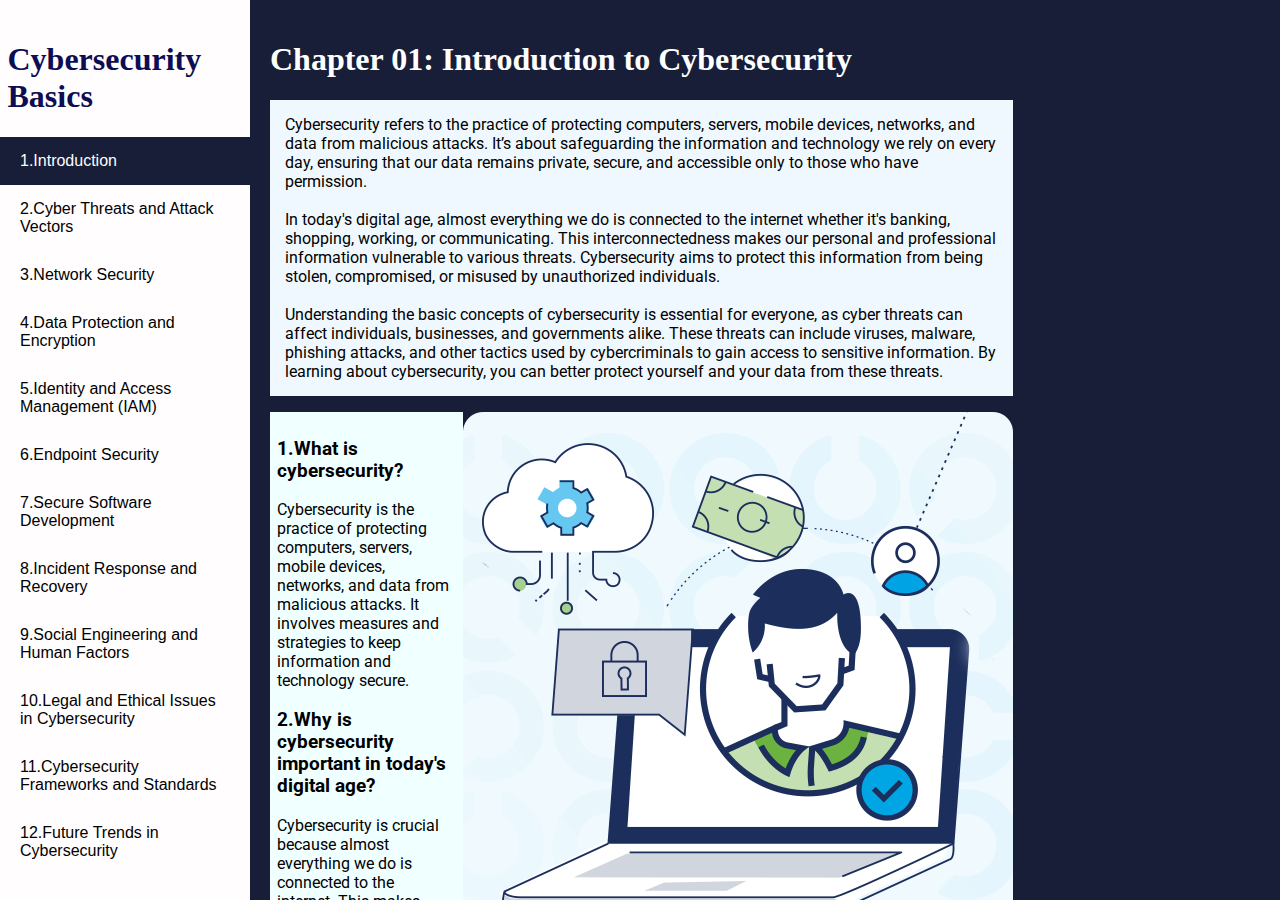
<file: courses/cybersecuritybasic/cybersecurityBasics.html>
<!DOCTYPE html>
<html lang="en">
<head>
    <meta charset="UTF-8">
    <meta name="viewport" content="width=device-width, initial-scale=1.0">
    <link rel="preconnect" href="https://fonts.googleapis.com">
    <link rel="preconnect" href="https://fonts.gstatic.com" crossorigin>
    <link href="https://fonts.googleapis.com/css2?family=Roboto:ital,wght@0,100;0,300;0,400;0,500;0,700;0,900;1,100;1,300;1,400;1,500;1,700;1,900&display=swap" rel="stylesheet">
    <title>Cybersecurity Tutorial</title>
    <link rel="stylesheet" href="styles.css">
</head>
<body>
    
    <div class="container">
        <nav class="sidebar">
            <ul>
                <h1 style="padding-left:3%; font-weight: 2500;  font-family:'Times New Roman', Times, serif; color: #0c0d53;">Cybersecurity Basics</h1>
                <li class="menu-item active" data-content="chapter1">1.Introduction</li>
                <li class="menu-item" data-content="chapter2">2.Cyber Threats and Attack Vectors</li>
                <li class="menu-item" data-content="chapter3">3.Network Security</li>
                <li class="menu-item" data-content="chapter4">4.Data Protection and Encryption</li>
                <li class="menu-item" data-content="chapter5">5.Identity and Access Management (IAM)</li>
                <li class="menu-item" data-content="chapter6">6.Endpoint Security</li>
                <li class="menu-item" data-content="chapter7">7.Secure Software Development</li>
                <li class="menu-item" data-content="chapter8">8.Incident Response and Recovery</li>
                <li class="menu-item" data-content="chapter9">9.Social Engineering and Human Factors</li>
                <li class="menu-item" data-content="chapter10">10.Legal and Ethical Issues in Cybersecurity</li>
                <li class="menu-item" data-content="chapter11">11.Cybersecurity Frameworks and Standards</li>
                <li class="menu-item" data-content="chapter12">12.Future Trends in Cybersecurity</li>
                <!-- Add more chapters as needed -->
            </ul>
        </nav>
        <div class="content">
            
            <div id="chapter1" class="chapter-content active">
                
                <h1 style="font-family: 'Times New Roman', Times, serif;" >Chapter 01: Introduction to Cybersecurity</h1>
                
                <p style="background-color: aliceblue; padding: 2%; margin-right: 0; margin-top: 2%; color: black;">Cybersecurity refers to the practice of protecting computers, servers, mobile devices, networks, and data from malicious attacks. It’s about safeguarding the information and technology we rely on every day, ensuring that our data remains private, secure, and accessible only to those who have permission.<br><br>

                In today's digital age, almost everything we do is connected to the internet whether it's banking, shopping, working, or communicating. This interconnectedness makes our personal and professional information vulnerable to various threats. Cybersecurity aims to protect this information from being stolen, compromised, or misused by unauthorized individuals.<br><br>

                Understanding the basic concepts of cybersecurity is essential for everyone, as cyber threats can affect individuals, businesses, and governments alike. These threats can include viruses, malware, phishing attacks, and other tactics used by cybercriminals to gain access to sensitive information. By learning about cybersecurity, you can better protect yourself and your data from these threats.</p>


                <div class="ch1_questions" style="display: flex;">
                 <div class="questions" style="background-color: azure; padding: 1%; color: black;">
                        <h3>1.What is cybersecurity?</h3>
                        <p>Cybersecurity is the practice of protecting computers, servers, mobile devices, networks, and data from malicious attacks. It involves measures and strategies to keep information and technology secure.</p>
                   

                        <h3>2.Why is cybersecurity important in today's digital age?</h3>
                        <p>Cybersecurity is crucial because almost everything we do is connected to the internet. This makes personal and professional information vulnerable to various threats, which can lead to data theft, financial loss, or privacy breaches.</p>
                   
                        <h3>3.What are some common cyber threats?</h3>
                        <p>Common cyber threats include viruses, malware, phishing attacks, and other tactics used by cybercriminals to gain unauthorized access to sensitive information.</p>

                        <h3>4.How does cybersecurity protect us?</h3>
                        <p>Cybersecurity protects us by implementing various measures, such as firewalls, encryption, and security protocols, to ensure that our data remains private and secure from unauthorized access.</p>         
                 </div>
                   <div>
                  <img src="images/chapter01/state-of-cyber-2022-550x550.webp" alt="A photo description" style="height: max-content; width: auto;">
                   </div>  
              </div>
            </div>
            

             
            <!-- CHAPTER 02 -->

             <div id="chapter2" class="chapter-content">
                
                
                <h1 style="font-family:'Times New Roman', Times, serif ;">Chapter 2: Understanding Cyber Threats and How They Attack</h1>
                
                
                <p style="margin-bottom: 2%; background-color: aliceblue; padding: 2% 0; color: black;">Imagine you're in a virtual world where everything you do online is visible to a hidden enemy. These enemies are cyber threats, and they can sneak into your digital life, causing damage and stealing your information.
                Let’s explore these threats and understand how they operate, so we can protect ourselves.</p>
                
                <h2>What Are Cyber Threats?</h2>
                <p style="margin-bottom: 30px; background-color: azure; padding: 2% 0; color: black;">Cyber threats are like invisible invaders in the digital world.
                   These invaders come in different forms. Some of them, like viruses, attach themselves to files on your computer, spreading to other files and even to other computers. Think of a virus as a sneaky hitchhiker that moves from one place to another, causing trouble wherever it goes.</p>
                
                <h2>Types of Cyber Threats</h2>   
                
                <div style="background-color: azure; padding: 2%; color: black; ">   
                
                
                <h4>1.Malware:</h4>
                <p>Malware is short for malicious software, and it includes a variety of harmful programs like viruses, worms, trojans, and spyware. Malware can infect your device without your knowledge and cause a range of issues from slowing down your system to stealing sensitive information. Imagine malware as a silent invader that sneaks into your system, disrupts its functions, and collects private data.</p>
                
                <h4>2.Spyware:</h4>
                <p>Spyware is a type of malware that spies on your activities without your consent. It monitors things like your browsing habits, passwords, and even credit card numbers. Spyware operates in the background, often undetected, quietly collecting your personal information and sending it to third parties. This is like having a spy following your every move online, observing what you do and where you go.</p>
                
                <h4>3.Adware:</h4>
                <p>Adware is another form of malware designed to bombard you with advertisements. While it might seem less harmful than other forms of malware, adware can slow down your device and invade your privacy by tracking your online behavior. It’s like a flood of unwanted ads popping up on your screen, making it difficult to navigate the internet.</p>
                
                <h4>4.Ransomware:</h4> 
                <p>Ransomware is a particularly nasty form of malware. It locks you out of your own files or computer system and demands payment, usually in cryptocurrency, to release them. Think of it as a virtual kidnapper holding your files hostage until you pay a ransom. The damage can be significant, especially for businesses, as it can paralyze operations until the ransom is paid.</p>
                
                <h4 >5.Trojan Horses:</h4>
                <p>Named after the famous story from ancient Greece, trojan horses appear to be harmless programs but contain malicious code. When installed, they give cybercriminals access to your system, often allowing them to steal data or spy on your activities. It’s like inviting an enemy into your home because they’re disguised as a friend.</p>
                
                <h4>6.Phishing:</h4>
                <p>Phishing is a deceptive tactic where attackers pose as legitimate entities, like banks or popular websites, in order to steal sensitive information from you. They often use fake emails or websites that look real, but their goal is to trick you into giving up your passwords, credit card numbers, or other personal data. It's like a con artist pretending to be someone they're not, hoping you'll let your guard down.</p>
                
                <h4>7.Denial-of-Service (DoS) Attacks:</h4>
                <p>In a DoS attack, cybercriminals overwhelm a system, server, or network with traffic until it becomes unavailable to users. This is like sending a flood of unwanted visitors to a store until the store is so crowded that no legitimate customers can enter. In more severe cases, distributed denial-of-service (DDoS) attacks involve multiple systems launching the attack at once, making it harder to stop.</p>
                
                <h4>8.Man-in-the-Middle (MitM) Attacks:</h4>
                <p>MitM attacks occur when an attacker secretly intercepts and alters the communication between two parties. This is like a thief listening in on your conversation with your bank and changing the information being exchanged. These attacks often happen when using unsecured public Wi-Fi networks, where attackers can eavesdrop on your activities.</p>
                
                <h4>9.SQL Injection:</h4>
                <p>SQL injection is a technique used by attackers to exploit vulnerabilities in a website’s database by injecting malicious code. This allows them to gain unauthorized access to the database, where they can view, modify, or delete sensitive information. It’s like sneaking through a weak spot in the wall of a secure building to access the records inside.</p>
                
                <h4>10.Zero-Day Exploits:</h4>
                <p>Zero-day exploits are attacks that take advantage of security vulnerabilities that are unknown to the software vendor. Because no patch or fix exists at the time of the attack, these exploits can be particularly dangerous. Think of a zero-day exploit as a burglar finding a new way into your house that even the manufacturer of your security system didn’t know existed.</p>
                
                <h4>11.Social Engineering</h4>
                <p>Social engineering is a technique used by cybercriminals to manipulate individuals into revealing confidential information or performing actions that compromise security. 
                    Instead of relying on technical hacking skills, social engineers exploit human psychology and trust. For example, a social engineer might pose as a trusted colleague or IT support staff to trick someone into providing their password. 
                    This type of attack can be very effective because it preys on the natural tendency of people to be helpful and cooperative.</p>
                
                <h4>11.Insider Threats</h4>
                <p>An insider threat comes from within an organization. 
                    It could be a disgruntled employee, a contractor, or even someone who unintentionally causes harm through negligence. 
                    Insider threats are particularly dangerous because the individual already has access to the organization’s systems and data.<br><br>

                    Insider threats can take many forms. For example, a malicious insider might steal sensitive information, sabotage systems, or leak confidential data. 
                    On the other hand, an unintentional insider threat could involve an employee accidentally clicking on a phishing link or sending an email containing sensitive information to the wrong recipient.<br><br>
                    
                    Organizations need to be aware of the risks posed by insider threats and implement strategies to mitigate them. 
                    This might include monitoring employee activity, restricting access to sensitive data, and providing regular security training. 
                    Building a culture of security awareness within an organization can also help reduce the likelihood of insider threats.</p>
                    <img src="images/chapter02/cyberthreat.jpg" alt="A photo">
                </div> 
                
            <div>
                <h3>How Do Cyber Attacks Happen?</h3>
                <h4>1.Phishing</h4>
                <ul ><li>Cybercriminals send an email that appears to be from a trusted source, such as a bank or a well-known company.</li>
                    <li> The email usually contains a link that directs the victim to a fake website designed to look like a legitimate one.</li>
                    <li>Once the victim enters their credentials or personal information, the attacker captures this data and can use it for fraudulent activities.</li>  </ul>
                    <img src="images/chapter02/email-cyber-attack-example.jpg" alt="A photo" style="margin-top: 1%; width: 50%;">

                  <h4>2. Malware</h4>
                  <ul>
                    <li>Malware can be delivered through email attachments, infected software downloads, or vulnerabilities in software.</li>   
                    <li>Once installed, malware can perform various malicious actions, such as stealing data, encrypting files for ransom (ransomware), or allowing unauthorized access to the system (trojans).</li>
                    <li>Attackers may use malware to create botnets, networks of infected devices, to carry out large-scale attacks like Distributed Denial of Service (DDoS).</li>
                  </ul>
                  <img src="images/chapter02/Antivirus.webp" alt="A photo">

                  <h4>3. Social Engineering</h4>
                  <ul>
                    <li>An attacker might impersonate a trusted figure (e.g., an IT support technician) and persuade an employee to reveal their password or grant access to a secure system.</li>
                    <li>Techniques such as pretexting, baiting, or tailgating are commonly used in social engineering to bypass security measures without the need for technical hacking.</li>
                  </ul>
                  <img src="images/chapter02/socialengineering.avif" alt="A photo" style="width: 35%;">

                  <h4>4. SQL Injection</h4>
                  <ul>
                    <li>Attackers identify input fields (like login forms) that are not properly sanitized.</li>
                    <li>They insert SQL code that can manipulate the database for example, gaining unauthorized access to data, modifying records, or even deleting data.</li>
                    <li>If successful, the attacker can view sensitive information, such as usernames, passwords, or personal data, directly from the database.</li>
                  </ul>
                  <img src="images/chapter02/sqlinjection.png" alt="A photo" style="height: 30%;">

                  <h4>5. Man-in-the-Middle (MitM) Attacks</h4>
                  <ul>
                    <li>The attacker places themselves between the victim and the intended recipient, often through an unsecured or compromised Wi-Fi network.</li>
                    <li>The attacker can eavesdrop on the communication, capturing sensitive data like login credentials or personal information.</li>
                    <li>In some cases, the attacker can modify the communication, leading to data theft or unauthorized actions, such as redirecting funds in a financial transaction.</li>
                  </ul>
                  <img src="images/chapter02/maninmiddle.webp" alt="A photo" style="height: 25%;">

                  <h4>6. Denial-of-Service (DoS) and Distributed Denial-of-Service (DDoS) Attacks</h4>
                  <ul>
                    <li>In a DoS attack, a single source sends a massive amount of traffic to a target system, overwhelming it and causing it to crash or become unresponsive.</li>
                    <li>In a DDoS attack, multiple systems (often part of a botnet) coordinate to send traffic to the target, making it even harder to defend against.</li>
                    <li>These attacks are often used to disrupt services, cause financial loss, or distract from other malicious activities occurring simultaneously.</li>
                  </ul>
                  <img src="images/chapter02/dosattack.jpg" alt="A photo" style="height: 25%;">

                  <h4>8. Insider Threats</h4>
                  <ul>
                    <li>Insiders may intentionally leak, steal, or damage data for personal gain, revenge, or due to coercion by external attackers.</li>
                    <li>Unintentional insider threats occur when employees unknowingly compromise security, such as by clicking on phishing links or using weak passwords.</li>
                    <li>Insiders can bypass many security measures, making these threats particularly challenging to detect and prevent.</li>                    
                  </ul>
                  <img src="images/chapter02/insider.png" alt="A photo" style="width:60%;">
             </div> 


             <div style="background-color: #ccf5ff; padding-top: 1%; padding-bottom: 1%; padding-left: 2%; margin-top: 2%; color: black;">
                <h3>How Do Cybercriminals Benefit?</h3>
                <p>Cybercriminals are often motivated by financial gain, but there are other reasons as well.
                   Some attackers are after sensitive information, such as passwords or personal data,which they can sell on the dark web or use for identity theft.
                   Others may seek to disrupt services, cause chaos, or steal intellectual property. Some hackers even engage in cybercrime as a form of protest, in which case their motivations may be political or ideological.
                   This is known as hacktivism.<br><br>

                    For example, financially motivated hackers might target bank accounts, credit card details, or cryptocurrency wallets.
                    Meanwhile, state-sponsored attackers may attempt to gain access to classified information or disrupt the infrastructure of another country. 
                    Hacktivists may deface websites or spread political messages to promote their cause.</p>
             </div>

             <div style="background-color: #ccffcc; padding-top: 1%; padding-bottom: 1%; padding-left: 2%; color: black;">
                <h3>Why Is Cybersecurity Important?</h3>
                <p>The rise of cyber threats has made cybersecurity more important than ever. 
                    Effective cybersecurity measures help protect individuals, companies, and governments from attacks that could compromise sensitive information, cause financial loss, or disrupt services. 
                    Imagine you have a treasure chest full of valuable items—without proper locks and guards, anyone could walk up and steal what’s inside.<br><br>

                    Cybersecurity involves everything from updating your software regularly to installing antivirus programs and using strong passwords. 
                    Larger organizations may also implement firewalls, encryption, and intrusion detection systems to protect their networks. 
                    Keeping your digital environment secure is just as important as locking the doors to your house—it keeps out unwanted intruders.<br><br>
                    
                    By understanding cyber threats and taking steps to protect against them, you can reduce the risk of falling victim to these invisible attackers. 
                    Staying informed is the key to keeping your digital life safe from harm.</p>
             </div>
             <button onclick="window.open('https://forms.gle/5MVHJDud9T7sNQ7o7 ', '_blank');" 
             style="margin-top: 4%; margin-bottom: 4%; background-color: #f2fc9d; color: black; font-weight: bolder; padding: 15px 75px; font-size: large;">Start Quiz</button>
            </div>


           <!-- Chapter 03 -->

            
            <div id="chapter3" class="chapter-content">
                <h1 style="font-family: 'Times New Roman', Times, serif;">Chapter 3: Network Security</h1>
                <h3>Introduction to Network Security</h3>
                <p style="background-color: aliceblue; padding: 1%; color: black;">Imagine you have a valuable treasure hidden in your home.
                   Naturally, you’d want to protect it from thieves, right? You might install locks, security cameras, and perhaps even hire a guard.
                    In the digital world, your “home” is a network, and your “treasure” is the data and resources within that network. 
                    Network security is like the collection of tools and strategies used to protect this digital treasure. 
                    It ensures that only trusted individuals can access the network, and it safeguards against potential intruders who might want to steal or harm the data.</p>

                <h3 style="margin-top: 2%;">Importance of Network Security</h3>
            <div style=" padding:1%; padding-top: 0; margin-bottom: 2%;">
                <p>Let’s dive deeper into why network security is so vital:</p>
                <h4>1.Protecting Sensitive Information</h4>
                <p>Just like you wouldn’t want strangers to see your personal letters or bank statements, it’s crucial to keep digital information like passwords, credit card numbers, and personal messages safe from unauthorized eyes.
                   Network security helps ensure that your information stays private.</p>
                
                 <h4>2.Ensuring Data Integrity</h4>
                 <p>Imagine if someone tampered with your school grades or a company’s financial records.
                     Network security helps keep data accurate and unaltered, making sure that what you see is exactly what was meant to be there.</p>
                     
                 <h4>3.Maintaining Availability</h4> 
                 <p>Think about your favorite website or online game suddenly being inaccessible.
                     Network security works to prevent attacks that could cause such disruptions, ensuring that you can always access the services you need.</p> 

                 <h4>4.Compliance and Legal Requirements</h4>
                 <p>Just as businesses must follow laws in the physical world, they also have to adhere to digital regulations. 
                    Network security helps organizations comply with these laws, avoiding penalties and ensuring that they protect their customers’ data.</p>
                 
            </div>


                 <h3 style="margin-top: 3%;">Key Components of Network Security</h3>
                 <p>Now, let’s explore the essential elements that make up network security, using some relatable analogies</p>
                 <h4>1.Firewalls: The Digital Gatekeepers</h4>
                 <p>Picture a castle with a sturdy gate that controls who can enter and leave.
                    Firewalls serve a similar purpose in a network. They act as the first line of defense, filtering out harmful traffic while allowing safe data to pass through.
                     Firewalls are like the security guards at the entrance, making sure only trusted visitors can enter the castle.</p>
                 <img src="images/chapter03/firewall.png" alt="">

                 <h4>2.Intrusion Detection and Prevention Systems (IDPS): The Watchful Eyes</h4> 
                 <p>Think of these systems as security cameras and alarms in a building. 
                    Intrusion Detection Systems (IDS) are like cameras that monitor for suspicious activity, while Intrusion Prevention Systems (IPS) are the alarms that not only detect but also respond to threats, blocking them before they cause harm. Together, they keep a constant watch over the network, ensuring that any signs of danger are quickly addressed.</p>   
                    <img src="images/chapter03/IDPS.ppm" alt="" style="width: 55%;">

                 <h4>3.Virtual Private Networks (VPNs): The Secure Tunnels</h4>
                 <p>Imagine you need to send a secret message to a friend in a distant land. 
                    You wouldn’t just shout it out loud; instead, you’d use a secure method, like a sealed envelope or a private tunnel. 
                    VPNs create these secure tunnels over the internet, ensuring that your data is encrypted and safe from prying eyes as it travels between your device and a private network.</p>
                    <img src="images/chapter03/VPN.jpg" alt="" style="width: 55%;">

                <h4>4.Encryption: The Secret Code</h4>
                <p>Remember those spy movies where characters use secret codes to communicate? Encryption is like that—transforming your data into a coded format that only those with the right key can understand. Whether your data is being stored or sent across the internet, encryption ensures that only authorized people can access it.</p>
                <img src="images/chapter03/encoding.jpg" alt="">

                <h4>5.Access Control: The VIP List</h4>
                <p>Imagine a club with a strict guest list. Only those on the list are allowed in, and they can only access certain areas based on their status. Access control in network security works similarly—it verifies who you are (authentication) and decides what you’re allowed to do (authorization). This ensures that people only have access to the information and resources they need.</p>
                
                <h4>6.Network Segmentation: The Safe Zones</h4>
                <p>Picture a large house with many rooms. If a fire breaks out in one room, you’d want to contain it there, preventing it from spreading to the rest of the house. Network segmentation divides a network into smaller sections, so if one part is compromised, the damage is contained, protecting the rest of the network.</p>
                <img src="images/chapter03/segmenations.webp" style="width: 55%;">

                <div style="padding: 3%; padding-top: 1%; background-color:aliceblue; margin-top: 3%; color: black;">
                <h2>Best Practices for Network Security</h2>
                <h4>1.Regular Updates and Patch Management: Keeping the Walls Strong</h4>
                <p style="padding-top: 0;">Just as you’d repair cracks in a castle wall, it’s essential to keep all software and hardware up to date. Regular updates and patches fix vulnerabilities that attackers could exploit.</p>
                
                <h4>2.Strong Password Policies: The Secure Keys</h4>
                <p>Imagine giving out your house key to anyone who asks. It’s crucial to have strong, unique passwords (the “keys”) for accessing network resources. Multi-factor authentication adds another layer of security, ensuring that even if one key is stolen, the attacker can’t easily gain access.</p>
                
                <h4>3.Security Awareness Training: Educating the Defenders</h4>
                <p>Just as you’d train soldiers to defend a castle, educating users about network security is vital. This training helps people recognize threats and understand how to respond to them, making the entire network more secure.</p>
            
                <h4>4.Monitoring and Logging: The Watchtowers</h4>
                <p>Constantly monitoring network traffic and keeping logs is like having watchtowers around the castle, keeping an eye on everything that happens. If something suspicious occurs, the defenders can quickly react to prevent damage.</p>
                
                <h4>5.Incident Response Planning: The Emergency Plan</h4>
                <p>Just as a castle would have a plan for dealing with an attack, having an incident response plan ensures that if a breach occurs, the team knows exactly what to do. This minimizes damage and helps the network recover quickly.</p>
               </div>
               <button onclick="window.open('https://forms.gle/QbUnAVsEwKUoy7FD6 ', '_blank');" 
                style="margin-top: 4%; margin-bottom: 4%; background-color: #f2fc9d; color: black; font-weight: bolder; padding: 15px 75px; font-size: large;">Start Quiz</button>
            </div>






            <div id="chapter4" class="chapter-content">
                <h2>Chapter 04: Data Protection and Encryption</h2>
    
                <h3>Importance of Data Protection</h3>
                
                <div style="background-color: azure; color: black; padding: 2%;">
                <p>Data protection is a fundamental aspect of cybersecurity, essential for safeguarding sensitive information from unauthorized access, misuse, or theft. In today’s digital age, vast amounts of data are generated, transmitted, and stored daily. This data often includes personal details, financial information, intellectual property, and other valuable assets that need to be protected from cyber threats.</p>
                
                <p>The importance of data protection stems from several key factors. First and foremost, it helps to maintain the privacy and confidentiality of individuals. Protecting personal data is not only a moral obligation but also a legal requirement in many regions. Regulations like the General Data Protection Regulation (GDPR) in Europe and the California Consumer Privacy Act (CCPA) in the U.S. impose strict rules on how data should be handled, with severe penalties for non-compliance.</p>
                
                <p>Additionally, data protection is crucial for maintaining trust between organizations and their customers. When a company demonstrates that it takes data security seriously, it reassures customers that their information is in safe hands. On the contrary, data breaches can severely damage a company’s reputation, leading to loss of customers and revenue.</p>
                
                <p>Protecting data also helps prevent financial losses. Cyberattacks that target sensitive information can result in costly consequences, including fines, legal fees, and the expenses associated with recovering from a breach. Moreover, data protection ensures the integrity and availability of data, which is vital for business operations. If critical data is lost or compromised, it can disrupt operations and lead to significant downtime.</p>
                
                <p>In summary, data protection is essential for safeguarding personal privacy, maintaining trust, preventing financial losses, and ensuring the smooth operation of businesses. It is a critical component of cybersecurity that requires constant attention and robust measures to effectively combat the growing threats in today’s digital landscape.</p>
                </div>

                <h3>Encryption Techniques and Best Practices</h3>
                
                <h4>What is Encryption?</h4>
                <p>Encryption is like turning your information into a secret code that only certain people can read. Think of it like sending a message in a language that only you and the receiver understand. Even if someone tries to intercept the message, they won’t be able to make sense of it unless they have the key to decode it.</p>
                
                <h4>Types of Encryption:</h4>
                <p><strong>Symmetric Encryption</strong>: Uses the same key for both locking (encrypting) and unlocking (decrypting) the data. It's like using a padlock where you and your friend both have the same key. It's fast and efficient, best for encrypting large amounts of data.</p>
                <img src="images/chapter 04/Process-Symmetric_Encryption.png" style="margin-bottom: 3%;">
                <p><strong>Asymmetric Encryption</strong>: Uses two different keys – a public key for encrypting and a private key for decrypting. Imagine sending a locked box to someone, but only they have the key to open it. Ideal for securely exchanging information over the internet, such as sending an email or making online transactions.</p>
                <img src="images/chapter 04/Asymmetric-Encryption-Works.png" style="width: 60%; margin-bottom: 3%;">
                <p><strong>Hashing</strong>: Converts data into a fixed-size string of characters, which acts as a unique digital fingerprint. Commonly used for storing passwords securely.</p>
                <img src="images/chapter 04/hashing.jpg" style="width: 60%; margin-bottom: 3%;">
                
                <h3>Best Practices for Encryption:</h3>
                <p><strong>Use Strong Keys</strong>: The longer and more complex the key, the harder it is for someone to crack the code. Use keys that are at least 256 bits long for strong encryption.</p>
                <p><strong>Keep Your Keys Safe</strong>: If someone gets hold of your key, they can unlock your data. Store your encryption keys in a secure place, separate from the data they protect.</p>
                <p><strong>Encrypt Sensitive Data Always</strong>: Whether it’s in transit (moving from one place to another) or at rest (stored on a device), your data needs protection. Encrypt all sensitive data, including emails, files, and backups.</p>
                <p><strong>Use Up-to-Date Encryption Protocols</strong>: Encryption methods evolve, and older ones may no longer be secure. Ensure you’re using the latest encryption standards like AES (Advanced Encryption Standard).</p>
                <p><strong>Combine Encryption with Other Security Measures</strong>: Encryption is powerful, but it’s even stronger when paired with other security tools. Use encryption alongside firewalls, antivirus software, and multi-factor authentication.</p>
                
                <div style="background-color: azure; padding: 2%; color: black;">
                <h3>How Does Encryption Protect Your Data?</h3>
                <p>When you encrypt your data, you’re making sure that even if a cybercriminal intercepts it, they won’t be able to read or use it. Encryption acts like a shield that keeps your sensitive information safe from prying eyes. For example, when you shop online or send a secure email, encryption ensures your payment details and personal information remain confidential.</p>
                
                <h4>Interactive Example:</h4>
                <p><strong>Let's Encrypt!</strong> Imagine you have a message like, "Cybersecurity is essential." Using a simple encryption method (like replacing each letter with the one that comes after it in the alphabet), it becomes "Dzcfstfdvsjuz jt fttfojbm." This is just a basic form of encryption, but it shows how data can be transformed to keep it secure.</p>
                
                <p>In a real-world scenario, the encryption techniques used are much more complex, but the idea remains the same – turning information into something unreadable without the right key.</p>
                </div>

                <h2>Protecting Data in Transit and at Rest</h2>
                <p>In the digital age, data is always on the move. Whether it's being sent across networks or stored on devices, it needs protection at every step. There are two key stages where data needs to be safeguarded: when it's in transit (moving from one place to another) and when it's at rest (stored on a device or server).</p>

               <h4>Protecting Data in Transit</h4>
               <p>Data in transit refers to information that is actively moving from one location to another, such as when you send an email, make an online payment, or transfer files to the cloud. During this journey, data is vulnerable to interception by hackers who might try to steal or manipulate it.</p>
               <img src="images/chapter 04/Diagrama-Encryption-1024x554.webp" style="width: 60%;"> 

               <h3>To protect data in transit,</h3>
               <p><strong>Encryption</strong> is essential. Encrypting the data ensures that even if someone intercepts it, they can't read or use it without the proper key. Protocols like HTTPS, SSL/TLS, and VPNs help encrypt data during transmission, making it secure.</p>
               <p><strong>Secure Channels</strong>: Always use secure, trusted channels for communication. Avoid public Wi-Fi networks for transmitting sensitive information, as they are often less secure.</p>
                <p><strong>Two-Factor Authentication (2FA)</strong>: Adding an extra layer of security by requiring two forms of identification helps protect access to data during transit.</p>
    <div style="background-color: azure; padding: 2%; color: black;">
    <h2 style="margin-top: 1%;">Protecting Data at Rest</h2>
    <p>Data at rest is information that is stored on a device or server, such as files on your computer, databases on a company server, or information stored in the cloud. Although data at rest isn't moving, it still needs strong protection to prevent unauthorized access.</p>
    
    <p>To protect data at rest:</p>
    <p><strong>Encryption</strong> is also vital here. Encrypting stored data ensures that even if someone gains access to the storage system, they can't understand or use the data without the decryption key.</p>
    <p><strong>Access Controls</strong>: Limit who can access the data by using strong passwords, biometric authentication, and role-based access controls. This helps ensure that only authorized individuals can reach the sensitive information.</p>
    <p><strong>Regular Backups</strong>: Keeping regular backups of your data ensures that even if it's compromised, you have a secure copy available.</p>
    <p><strong>Physical Security</strong>: Don't forget about the physical security of devices and servers. Locked rooms, surveillance, and restricted access areas add an extra layer of protection.</p>

    <h4>Why It Matters</h4>
    <p>Both data in transit and at rest are prime targets for cybercriminals. Protecting data at these stages is crucial to prevent data breaches, identity theft, and financial loss. By implementing encryption, secure channels, and access controls, you create strong defenses that keep your data safe, whether it’s on the move or being stored.</p>
    
    <p>Ultimately, safeguarding data at all times ensures privacy, maintains trust, and upholds the integrity of information in both personal and professional environments.</p>           
   </div>       
   <button onclick="window.open('https://forms.gle/foTe9AHrnEiyWkVSA ', '_blank');" 
   style="margin-top: 4%; margin-bottom: 4%; background-color: #f2fc9d; color: black; font-weight: bolder; padding: 15px 75px; font-size: large;">Start Quiz</button>       
            </div>
        
            
            
            
    <div id="chapter5" class="chapter-content">
    <h1>Chapter 5: Identity and Access Management (IAM)</h1>
    
    
    <p>Welcome to Chapter 5, where we dive into the crucial realm of Identity and Access Management (IAM). Imagine IAM as the gatekeeper to your digital kingdom, ensuring that only the right people have access to the right resources at the right time. This chapter will guide you through the core concepts, authentication and authorization methods, and best practices to secure user identities effectively.</p>

    <h2>Concepts of IAM</h2>
    <p>IAM is all about managing digital identities and controlling access to resources within an organization. Here’s what you need to know:</p>
    
    <h3>Definition</h3>
    <p>IAM encompasses the policies, technologies, and systems used to manage user identities and access rights within an organization.</p>
    
    
    
    <h3>Components of IAM:</h3>
    <ul>
        <li><strong>User Identity:</strong> Information that defines a user within the system (e.g., username, password, biometric data).</li>
        <li><strong>Access Control:</strong> Rules and mechanisms that determine who can access what resources and under what conditions.</li>
        <li><strong>Authentication:</strong> Verifying the identity of a user.</li>
        <li><strong>Authorization:</strong> Determining what an authenticated user is allowed to do.</li>
    </ul>
    
    <img src="images/chapter 05/flowchart-44.jpg">

    <h2>Authentication and Authorization Methods</h2>
    <p>Understanding how to authenticate and authorize users is essential for securing systems.</p>
    
    <h3>Authentication Methods:</h3>
    <ul>
        <li><strong>Password-Based Authentication:</strong> The most common method, but prone to weaknesses if passwords are not strong.</li>
        <li><strong>Multi-Factor Authentication (MFA):</strong> Enhances security by requiring multiple forms of verification (e.g., something you know, something you have, and something you are).</li>
        <img src="images/chapter 05/Comparison-of-various-authentication-techniques.png">
        <li><strong>Biometric Authentication:</strong> Uses physical characteristics like fingerprints or facial recognition.</li>
    </ul>
    <img src="images/chapter 05/biomatrick.webp">

    <h3>Authorization Methods:</h3>
    <ul>
        <li><strong>Role-Based Access Control (RBAC):</strong> Grants access based on user roles within an organization.</li>
        <li><strong>Attribute-Based Access Control (ABAC):</strong> Uses attributes (e.g., department, clearance level) to make access decisions.</li>
        <img src="images/chapter 05/rbac-abac.png" style="width: 50%;">
    </ul>

    <h2>Best Practices for Managing User Identities</h2>
    <p>To maintain a robust IAM system, follow these best practices -</p>
    <ul>
        <li><strong>Regularly Review Access Rights:</strong> Periodically audit user access levels and adjust permissions as needed to avoid unauthorized access.</li>
        
        <li><strong>Implement Strong Authentication Policies:</strong> Enforce the use of complex passwords and MFA to enhance security.</li>
        <li><strong>Educate Users:</strong> Provide training on the importance of security practices, including password management and recognizing phishing attempts.</li>
        
        <li><strong>Monitor and Respond to Security Incidents:</strong> Continuously monitor access logs and be prepared to respond to any suspicious activities or breaches.</li>
        
    </ul>



    <h2>Authentication and Authorization Methods</h2>
    <p>Authentication and authorization are two foundational concepts in cybersecurity that help secure access to resources. Think of authentication as the process of verifying who you are, and authorization as determining what you can do once your identity is confirmed.</p>
    
    <h3>Authentication Methods</h3>
    <h4>1. Password-Based Authentication</h4>
    <p>This is the most traditional form of authentication. Users provide a secret password to verify their identity.</p>
    <ul>
        <li><strong>Strengths:</strong> Simple to implement, widely used and understood.</li>
        <li><strong>Weaknesses:</strong> Passwords can be weak or easily guessed, vulnerable to attacks like brute force or phishing.</li>
    </ul>
    <img src="images/chapter 05/password-strength.jpg">

    <h4>2. Multi-Factor Authentication (MFA)</h4>
    <p>MFA requires two or more verification methods, combining something you know (password), something you have (a phone or security token), and something you are (biometrics).</p>
    <ul>
        <li><strong>Strengths:</strong> Provides enhanced security compared to single-factor authentication, reduces the risk of unauthorized access even if one factor is compromised.</li>
        <li><strong>Weaknesses:</strong> Can be more complex to set up, might affect user convenience.</li>
    </ul>
    <img src="images/chapter 05/factors-1024x946.webp" style="width: 50%;">

    <h4>3. Biometric Authentication</h4>
    <p>Uses unique biological characteristics, such as fingerprints, facial recognition, or iris scans, to verify identity.</p>
    <ul>
        <li><strong>Strengths:</strong> Difficult to replicate or steal, convenient for users as it requires minimal effort.</li>
        <li><strong>Weaknesses:</strong> Can raise privacy concerns, may be less effective in certain conditions (e.g., dirty fingers or poor lighting).</li>
    </ul>
    

    <h4>4. Behavioral Biometrics</h4>
    <p>Analyzes patterns in user behavior, such as typing rhythm or mouse movements, to authenticate users.</p>
    <ul>
        <li><strong>Strengths:</strong> Provides a continuous layer of security, hard to mimic without the actual user’s behavior.</li>
        <li><strong>Weaknesses:</strong> May require complex algorithms and data analysis, can be less effective for detecting sophisticated impersonation attempts.</li>
    </ul>
    <img src="images/chapter 05/behavioural-biometrics.jpg">

    <h3>Authorization Methods</h3>
    <h4>1. Role-Based Access Control (RBAC)</h4>
    <p>Access permissions are assigned based on user roles within an organization. For example, a manager might have access to sensitive financial reports, while a regular employee does not.</p>
    <ul>
        <li><strong>Strengths:</strong> Simplifies management of permissions, aligns access rights with organizational roles.</li>
        <li><strong>Weaknesses:</strong> Can become complex if roles are not well defined, might not handle complex scenarios where multiple attributes are required.</li>
    </ul>
    <img src="images/chapter 05/PermissionsDiagram.jpg">

    <h4>2. Attribute-Based Access Control (ABAC)</h4>
    <p>Access is granted based on attributes (e.g., user’s department, location, or job function) rather than predefined roles. This method provides more granular control over access rights.</p>
    <ul>
        <li><strong>Strengths:</strong> Highly flexible and customizable, can handle complex access control scenarios.</li>
        <li><strong>Weaknesses:</strong> Can be more difficult to configure and manage, requires robust attribute management and policies.</li>
    </ul>
    

    <h4>3. Policy-Based Access Control (PBAC)</h4>
    <p>Uses policies to define access rules based on various conditions, such as time of day or network location.</p>
    <ul>
        <li><strong>Strengths:</strong> Allows dynamic and context-aware access control, can adapt to various security requirements and scenarios.</li>
        <li><strong>Weaknesses:</strong> Policies can become complex and difficult to manage, may require advanced systems to enforce and monitor policies.</li>
    </ul>
    



    <h2>Best Practices for Managing User Identities</h2>
    <p>Effective identity management is crucial for safeguarding an organization's data and resources. By following best practices, you can ensure that user identities are protected from unauthorized access and misuse. Here’s how you can achieve this:</p>

    <h3>1. Regularly Review Access Rights</h3>
    <p>Regularly auditing and reviewing access rights ensures that users have appropriate permissions based on their current role and responsibilities.</p>
    <ul>
        <li><strong>Why It’s Important:</strong> Over time, users might change roles or leave the organization, and their access rights might not be updated accordingly. Regular reviews help prevent unauthorized access and maintain security.</li>
        <li><strong>Best Practices:</strong>
            <ul>
                <li>Conduct Periodic Audits: Schedule regular audits (e.g., quarterly or annually) to review user access levels and adjust permissions as necessary.</li>
                <li>Use Automated Tools: Leverage identity management tools that offer automated auditing features to streamline the review process.</li>
            </ul>
        </li>
    </ul>
    

    <h3>2. Implement Strong Authentication Policies</h3>
    <p>Strong authentication policies enhance security by ensuring that user identities are verified through robust methods.</p>
    <ul>
        <li><strong>Why It’s Important:</strong> Weak authentication methods are a common target for attackers, making it essential to use strong and diverse authentication techniques.</li>
        <li><strong>Best Practices:</strong>
            <ul>
                <li>Enforce Complex Passwords: Require users to create passwords with a mix of letters, numbers, and special characters.</li>
                <li>Adopt Multi-Factor Authentication (MFA): Implement MFA to add an extra layer of security beyond passwords, such as requiring a code sent to a mobile device or biometric verification.</li>
            </ul>
        </li>
    </ul>
    

    <h3>3. Educate Users</h3>
    <p>Training users on security best practices helps them recognize and respond to potential threats, reducing the risk of accidental breaches.</p>
    <ul>
        <li><strong>Why It’s Important:</strong> Users are often the first line of defense against security threats. Well-informed users are more likely to follow security policies and avoid risky behaviors.</li>
        <li><strong>Best Practices:</strong>
            <ul>
                <li>Provide Regular Training: Offer cybersecurity awareness training sessions and refreshers to keep users up-to-date on security threats and best practices.</li>
                <li>Promote Security Awareness: Share tips and reminders on safe practices, such as recognizing phishing emails and handling sensitive data securely.</li>
            </ul>
        </li>
    </ul>
    

    <h3>4. Monitor and Respond to Security Incidents</h3>
    <p>Proactively monitoring for unusual activities and having a response plan in place helps quickly address potential security breaches.</p>
    <ul>
        <li><strong>Why It’s Important:</strong> Early detection and prompt response to security incidents can mitigate damage and prevent further compromise.</li>
        <li><strong>Best Practices:</strong>
            <ul>
                <li>Implement Continuous Monitoring: Use security information and event management (SIEM) systems to continuously monitor access logs and detect anomalies.</li>
                <li>Develop an Incident Response Plan: Create and regularly update an incident response plan detailing procedures for addressing and mitigating security incidents.</li>
            </ul>
        </li>
    </ul>
    

    <h3>5. Utilize Role-Based Access Control (RBAC)</h3>
    <p>RBAC simplifies identity management by assigning access permissions based on user roles within the organization.</p>
    <ul>
        <li><strong>Why It’s Important:</strong> RBAC helps ensure that users only have access to the resources necessary for their job functions, reducing the risk of unauthorized access.</li>
        <li><strong>Best Practices:</strong>
            <ul>
                <li>Define Clear Roles: Clearly define and document roles and associated permissions within your organization.</li>
                <li>Regularly Update Roles: Adjust roles and permissions as organizational changes occur to maintain appropriate access control.</li>
            </ul>
        </li>
    </ul>
    

    <h3>6. Enforce Account Lockout Policies</h3>
    <p>Account lockout policies help protect against brute force attacks by temporarily disabling accounts after a certain number of failed login attempts.</p>
    <ul>
        <li><strong>Why It’s Important:</strong> Account lockout prevents attackers from repeatedly guessing passwords, reducing the risk of unauthorized access.</li>
        <li><strong>Best Practices:</strong>
            <ul>
                <li>Set Lockout Thresholds: Define a reasonable number of failed attempts before locking out an account.</li>
                <li>Implement Account Lockout Duration: Specify how long an account remains locked out and how users can regain access.</li>
            </ul>
        </li>
    </ul>
    <button onclick="window.open('https://forms.gle/bEvySz5pvER2z9D8A ', '_blank');" 
    style="margin-top: 4%; margin-bottom: 4%; background-color: #f2fc9d; color: black; font-weight: bolder; padding: 15px 75px; font-size: large;">Start Quiz</button>




            </div>
            <div id="chapter6" class="chapter-content">
                <h1>Chapter 6: Endpoint Security</h1>
    
                <h2>Securing Devices like Computers, Smartphones, and Tablets</h2>
                <p>Endpoints, such as computers, smartphones, and tablets, are prime targets for cyber threats. Securing these devices is crucial to maintaining overall cybersecurity. Here’s a comprehensive approach to protecting your endpoints:</p>
                
                <h3>1. Implementing Device Management Solutions</h3>
                <p>Device management solutions help monitor and control access to endpoints, ensuring they adhere to security policies.</p>
                <ul>
                    <li><strong>Mobile Device Management (MDM):</strong> Manage and secure mobile devices, including enforcing policies like encryption and remote wipe capabilities.</li>
                    <li><strong>Endpoint Management:</strong> Use centralized systems to manage software updates, configurations, and security settings for all endpoints.</li>
                </ul>
                <img src="images/chapter 06/dashboard.jpg" style="width: 70%;">
                
                <h3>2. Configuring Security Settings</h3>
                <p>Proper configuration of security settings on endpoints helps protect against vulnerabilities and unauthorized access.</p>
                <ul>
                    <li><strong>Firewalls:</strong> Enable firewalls on devices to block unauthorized access and monitor incoming and outgoing traffic.</li>
                    <li><strong>Antivirus Software:</strong> Install and regularly update antivirus software to detect and prevent malware infections.</li>
                </ul>
                <img src="images/chapter 06/howto_ff_ruleset1.png" style="height: 60%;">
                
                <h2>Antivirus Software and Endpoint Protection Platforms (EPP)</h2>
                
                <h3>1. Understanding Antivirus Software</h3>
                <p>Antivirus software detects, prevents, and removes malicious software, such as viruses, worms, and trojans.</p>
                <ul>
                    <li><strong>Real-Time Scanning:</strong> Continuously scans files and programs for threats as they are accessed or executed.</li>
                    <li><strong>Regular Scans:</strong> Schedule regular full system scans to identify and remove any threats that may have been missed.</li>
                </ul>
                <img src="images/chapter 06/Norton-Quick-Scan-Completed.png" style="width: 50%;">
                
                <h3>2. Exploring Endpoint Protection Platforms (EPP)</h3>
                <p>Endpoint Protection Platforms offer comprehensive security features beyond traditional antivirus software.</p>
                <ul>
                    <li><strong>Features:</strong> Includes antivirus, anti-malware, firewall, intrusion prevention, and application control.</li>
                    <li><strong>Centralized Management:</strong> Provides a unified interface to manage security policies and monitor endpoint status.</li>
                </ul>
                <img src="images/chapter 06/protection-status-epp.png" style="width: 40%;">
                
                <h2>Strategies for Mitigating Endpoint Risks</h2>
                
                <h3>1. Implementing Regular Patching and Updates</h3>
                <p>Regularly applying patches and updates ensures that software vulnerabilities are addressed and corrected.</p>
                <ul>
                    <li><strong>Enable Automatic Updates:</strong> Configure devices to automatically download and install updates for operating systems, applications, and security software.</li>
                    <li><strong>Monitor for Updates:</strong> Regularly check for updates and apply them promptly.</li>
                </ul>
                
                
                <h3>2. Utilizing Encryption</h3>
                <p>Encryption involves converting data into an unreadable format to protect it from unauthorized access.</p>
                <ul>
                    <li><strong>Encrypt Sensitive Data:</strong> Apply encryption to sensitive files, communications, and data at rest on endpoints.</li>
                    <li><strong>Use Full-Disk Encryption:</strong> Enable full-disk encryption to protect all data on the device in case of theft or loss.</li>
                </ul>
                <img src="images/chapter 06/Endpoint-Encryption-Benefits-for-Enterprises-1024x655.jpg" style="width: 70%;">
                
                <h3>3. Deploying Endpoint Protection Solutions</h3>
                <p>Endpoint protection solutions offer comprehensive security features to protect against threats.</p>
                <ul>
                    <li><strong>Select Comprehensive EPP Solutions:</strong> Choose solutions offering antivirus, firewall, and intrusion prevention.</li>
                    <li><strong>Ensure Regular Updates:</strong> Keep endpoint protection software up-to-date to defend against the latest threats.</li>
                </ul>
                
                
                <h3>4. Implementing Strong Authentication Measures</h3>
                <p>Strong authentication involves using multiple methods to verify the identity of users accessing endpoints.</p>
                <ul>
                    <li><strong>Enable Multi-Factor Authentication (MFA):</strong> Require MFA for accessing endpoints, combining passwords with additional verification methods.</li>
                    <li><strong>Use Complex Passwords:</strong> Ensure passwords are strong and unique, avoiding common or easily guessable combinations.</li>
                </ul>
                
                
                <h3>5. Educating Users on Security Practices</h3>
                <p>Training users on security best practices helps them recognize and avoid potential threats.</p>
                <ul>
                    <li><strong>Conduct Regular Training:</strong> Offer ongoing training on recognizing phishing attempts, safe browsing practices, and handling sensitive data securely.</li>
                    <li><strong>Promote Awareness:</strong> Share updates and tips on current threats and best practices for endpoint security.</li>
                </ul>
                
                
                <h3>6. Monitoring and Responding to Threats</h3>
                <p>Continuous monitoring and having a response plan in place help quickly address potential security breaches.</p>
                <ul>
                    <li><strong>Use SIEM Systems:</strong> Implement systems to monitor and analyze security events from endpoints in real-time.</li>
                    <li><strong>Develop an Incident Response Plan:</strong> Create and regularly update a plan detailing procedures for addressing and mitigating security incidents.</li>
                </ul>
                
                
                <h3>7. Restricting Access with Least Privilege Principle</h3>
                <p>The least privilege principle involves granting users the minimum level of access required to perform their job functions.</p>
                <ul>
                    <li><strong>Review Access Permissions Regularly:</strong> Ensure users have appropriate permissions based on their current roles and responsibilities.</li>
                    <li><strong>Apply Role-Based Access Control (RBAC):</strong> Use RBAC to manage permissions and restrict access based on user roles.</li>
                </ul>
                <button onclick="window.open('https://forms.gle/Ffw5iq5i4gpByb1p6 ', '_blank');" 
                style="margin-top: 4%; margin-bottom: 4%; background-color: #f2fc9d; color: black; font-weight: bolder; padding: 15px 75px; font-size: large;">Start Quiz</button>
                
            </div>






            <div id="chapter7" class="chapter-content">
                <h1>Chapter 7: Secure Software Development</h1>
    
                <h2>Principles of Secure Coding</h2>
                <p>Secure coding practices are essential for developing software that is resilient to attacks and vulnerabilities. By incorporating secure coding principles, developers can minimize risks and build robust applications.</p>
                
                <h3>1. Input Validation and Sanitization</h3>
                <p>Always validate and sanitize user input to ensure that it meets expected formats and values. This prevents attackers from injecting malicious data that could exploit vulnerabilities.</p>
                <p>For example, validate email addresses to ensure they follow proper formatting rules and sanitize inputs to remove potentially harmful characters.</p>
                
                <h3>2. Use Parameterized Queries</h3>
                <p>When interacting with databases, use parameterized queries to prevent SQL injection attacks. Parameterized queries ensure that user input is treated as data rather than executable code.</p>
                
                <h3>3. Avoid Hardcoding Secrets</h3>
                <p>Never hardcode sensitive information such as passwords or API keys in your source code. Use secure methods to manage and store secrets, such as environment variables or secret management tools.</p>
                
                <h3>4. Implement Proper Error Handling</h3>
                <p>Handle errors gracefully and avoid exposing sensitive information in error messages. Use logging mechanisms to capture and analyze errors while keeping details hidden from end-users.</p>
                
                <div style="background-color: azure; padding: 2%; color: black; ">
                <h2>Common Software Vulnerabilities</h2>
                <p>Understanding common vulnerabilities helps developers protect their applications from known threats. Here are some prevalent vulnerabilities and how to address them:</p>
                
                <h3>1. SQL Injection</h3>
                <p>SQL injection occurs when an attacker manipulates a query by inserting malicious SQL code through input fields. To prevent SQL injection, use parameterized queries or prepared statements to handle user inputs safely.</p>
                <img src="images/chapter 07/Functioning-of-an-SQL-Injection.png" style="width: 60%;">
                <h3>2. Cross-Site Scripting (XSS)</h3>
                <p>XSS vulnerabilities allow attackers to inject malicious scripts into web pages viewed by other users. Mitigate XSS risks by validating and encoding user inputs and implementing Content Security Policies (CSP).</p>
                <img src="images/chapter 07/cross-site-scripting-diagram.png" style="width: 60%;">

                <h3>3. Cross-Site Request Forgery (CSRF)</h3>
                <p>CSRF attacks trick users into performing actions on a website without their consent. Implement anti-CSRF tokens to validate requests and ensure they come from authorized users.</p>
                <img src="images/chapter 07/CSRF-attack-1024x576.png" style="width: 60%;">
                <h3>4. Insecure Direct Object References (IDOR)</h3>
                <p>IDOR vulnerabilities occur when an attacker gains unauthorized access to objects or resources by manipulating URLs or parameters. Use access controls and validate user permissions to prevent unauthorized access.</p>
                <img src="images/chapter 07/insecure-direct-object-reference-example.webp" style="height: 50% ;"> 
               </div>


                <h2>Best Practices for Secure Software Development</h2>
                <p>Following best practices throughout the development lifecycle ensures that security is integrated into every stage of software creation. Here’s how to approach secure software development:</p>
                
                <h3>1. Adopt a Secure Development Lifecycle (SDL)</h3>
                <p>Incorporate security practices into every phase of the development lifecycle, from planning and design to coding, testing, and deployment. Regularly review and update security measures to address evolving threats.</p>
                <p>Utilize security automation tools to streamline processes and identify vulnerabilities early in development.</p>
                
                <h3>2. Follow Secure Coding Guidelines</h3>
                <p>Adhere to secure coding guidelines to minimize risks. Validate user input, avoid hardcoding secrets, and implement proper error handling. These practices help protect against common vulnerabilities and improve code security.</p>
                
                <h3>3. Perform Regular Security Testing</h3>
                <p>Conduct security testing, including penetration testing, static and dynamic analysis, and vulnerability assessments. Integrate these tests into CI/CD pipelines to catch issues early and ensure ongoing security.</p>
                
                <h3>4. Implement Access Controls and Authentication Mechanisms</h3>
                <p>Use strong authentication methods, such as multi-factor authentication (MFA), and apply the principle of least privilege to manage user access. Protect APIs with proper authentication and authorization controls.</p>
                
                <h3>5. Protect Data in Transit and at Rest</h3>
                <p>Encrypt sensitive data both in transit and at rest to safeguard against unauthorized access. Use strong encryption algorithms and manage cryptographic keys securely.</p>
                
                <h3>6. Educate and Train Developers</h3>
                <p>Provide ongoing security training for developers to keep them informed about the latest threats and secure coding practices. Promote a security-aware culture within the development team.</p>
                <button onclick="window.open('https://forms.gle/GMB7FWQycQgGGTnz7 ', '_blank');"
                style="margin-top: 4%; margin-bottom: 4%; background-color: #f2fc9d; color: black; font-weight: bolder; padding: 15px 75px; font-size: large;">Start Quiz</button>
            </div>




            
            <div id="chapter8" class="chapter-content">
                <h1>Chapter 8: Incident Response and Recovery</h1>
    
                <h2>Steps for Effective Incident Response</h2>
                <p>Incident response is a structured approach to managing and addressing security incidents. An effective incident response can help mitigate damage, recover from disruptions, and improve future security posture. Here’s how to handle incidents effectively:</p>
                
                <h3>1. Preparation</h3>
                <p>Before an incident occurs, ensure that you have an incident response plan in place, establish a response team, and train staff. Preparation involves setting up necessary tools and protocols to handle potential incidents.</p>
                
                <h3>2. Identification</h3>
                <p>Detect and identify the incident as soon as possible. This includes recognizing unusual activity or breaches and confirming whether they constitute an actual incident.</p>
                
                <h3>3. Containment</h3>
                <p>Contain the incident to prevent further damage. This may involve isolating affected systems, blocking malicious traffic, or disabling compromised accounts.</p>
                
                <h3>4. Eradication</h3>
                <p>Remove the root cause of the incident from the environment. This could involve eliminating malware, closing vulnerabilities, or addressing any exploited weaknesses.</p>
                
                <h3>5. Recovery</h3>
                <p>Restore affected systems and services to normal operation. This includes validating system integrity and monitoring for any signs of residual or returning threats.</p>
                
                <h3>6. Lessons Learned</h3>
                <p>Conduct a post-incident review to evaluate the response process and identify areas for improvement. Document what worked well and what could be improved for future incidents.</p>
                
                <h2>Creating and Implementing an Incident Response Plan</h2>
                <p>An incident response plan outlines the procedures and resources needed to handle security incidents. Here’s how to create and implement a robust plan:</p>
                
                <h3>1. Define Objectives and Scope</h3>
                <p>Determine the objectives of the incident response plan and outline the scope of the plan, including what types of incidents it will cover.</p>
                
                <h3>2. Establish Roles and Responsibilities</h3>
                <p>Assign roles and responsibilities to the incident response team members. Clearly define each person’s duties and authority during an incident.</p>
                
                <h3>3. Develop Response Procedures</h3>
                <p>Outline detailed procedures for each phase of incident response, including detection, containment, eradication, recovery, and communication.</p>
                
                <h3>4. Implement Tools and Resources</h3>
                <p>Ensure that necessary tools, such as security monitoring systems and communication channels, are available and functional.</p>
                
                <h3>5. Test the Plan</h3>
                <p>Conduct regular drills and simulations to test the effectiveness of the incident response plan and make necessary adjustments.</p>
                
                <h3>6. Review and Update</h3>
                <p>Regularly review and update the incident response plan to address changes in the environment, technology, and threat landscape.</p>
                
                <h2>Recovery Strategies and Business Continuity Planning</h2>
                <p>Recovery strategies and business continuity planning are essential for maintaining operations and recovering quickly from incidents. Here’s how to approach these aspects:</p>
                
                <h3>1. Recovery Strategies</h3>
                <p>Develop strategies to restore normal operations after an incident:</p>
                
                <ul>
                    <li><strong>Disaster Recovery Plan (DRP):</strong> Outline steps for recovering IT systems and data, including backup and restoration procedures.</li>
                    <li><strong>Prioritize Critical Systems and Data:</strong> Identify and prioritize critical systems and data for restoration.</li>
                    <li><strong>Test Recovery Procedures:</strong> Regularly test recovery procedures to ensure their effectiveness.</li>
                    <li><strong>Establish RTO and RPO:</strong> Define Recovery Time Objectives (RTO) and Recovery Point Objectives (RPO) for different systems.</li>
                </ul>
                
                <h3>2. Business Continuity Planning (BCP)</h3>
                <p>Ensure essential business functions continue during and after a disaster:</p>
                
                <ul>
                    <li><strong>Identify Critical Business Functions:</strong> Determine essential functions that need to be maintained during a disruption.</li>
                    <li><strong>Develop Continuity Strategies:</strong> Plan for alternative work locations, remote work, and manual processes.</li>
                    <li><strong>Create a Communication Plan:</strong> Prepare a plan for communicating with stakeholders during and after an incident.</li>
                    <li><strong>Conduct Training and Drills:</strong> Train employees and conduct drills to practice continuity procedures.</li>
                    <li><strong>Review and Update the Plan:</strong> Continuously review and update the business continuity plan.</li>
                </ul>
                
                <p>By developing and implementing these strategies, you can ensure that your organization is prepared to handle disruptions and recover effectively.</p>
                <button  onclick="window.open('https://forms.gle/89muz1i4yGfWnjFWA', '_blank');"     style="margin-top: 4%; margin-bottom: 4%; background-color: #f2fc9d; color: black; font-weight: bolder; padding: 15px 75px; font-size: large;">Start Quiz</button>
         </div>

    <div id="chapter9" class="chapter-content" >
      <h1>Coming Soon....</h1>
    </div>
            
    <div id="chapter10" class="chapter-content" >
        <h1>Coming Soon....</h1>
    </div>

    <div id="chapter11" class="chapter-content" >
        <h1>Coming Soon....</h1>
    </div>

    <div id="chapter12" class="chapter-content" >
        <h1>Coming Soon....</h1>
    </div>




            <div class="navigation-buttons">
                <button id="prev-btn">Previous</button>
                <button id="next-btn" style="margin-right:25% ;">Next</button>
            </div>
        </div>
    </div>
    <script src="scripts.js"></script>
</body>
</html>
</file>
<file: css/style.css>
/********** Template CSS **********/
:root {
    --primary: #06BBCC;
    --light: #F0FBFC;
    --dark: #181d38;
}

.fw-medium {
    font-weight: 600 !important;
}

.fw-semi-bold {
    font-weight: 700 !important;
}

.back-to-top {
    position: fixed;
    display: none;
    right: 45px;
    bottom: 45px;
    z-index: 99;
}


/*** Spinner ***/
#spinner {
    opacity: 0;
    visibility: hidden;
    transition: opacity .5s ease-out, visibility 0s linear .5s;
    z-index: 99999;
}

#spinner.show {
    transition: opacity .5s ease-out, visibility 0s linear 0s;
    visibility: visible;
    opacity: 1;
}


/*** Button ***/
.btn {
    font-family: 'Nunito', sans-serif;
    font-weight: 600;
    transition: .5s;
}

.btn.btn-primary,
.btn.btn-secondary {
    color: #FFFFFF;
}

.btn-square {
    width: 38px;
    height: 38px;
}

.btn-sm-square {
    width: 32px;
    height: 32px;
}

.btn-lg-square {
    width: 48px;
    height: 48px;
}

.btn-square,
.btn-sm-square,
.btn-lg-square {
    padding: 0;
    display: flex;
    align-items: center;
    justify-content: center;
    font-weight: normal;
    border-radius: 0px;
}


/*** Navbar ***/
.navbar .dropdown-toggle::after {
    border: none;
    content: "\f107";
    font-family: "Font Awesome 5 Free";
    font-weight: 900;
    vertical-align: middle;
    margin-left: 8px;
}

.navbar-light .navbar-nav .nav-link {
    margin-right: 30px;
    padding: 25px 0;
    color: #FFFFFF;
    font-size: 15px;
    text-transform: uppercase;
    outline: none;
}

.navbar-light .navbar-nav .nav-link:hover,
.navbar-light .navbar-nav .nav-link.active {
    color: var(--primary);
}

@media (max-width: 991.98px) {
    .navbar-light .navbar-nav .nav-link  {
        margin-right: 0;
        padding: 10px 0;
    }

    .navbar-light .navbar-nav {
        border-top: 1px solid #EEEEEE;
    }
}

.navbar-light .navbar-brand,
.navbar-light a.btn {
    height: 75px;
}

.navbar-light .navbar-nav .nav-link {
    color: var(--dark);
    font-weight: 500;
}

.navbar-light.sticky-top {
    top: -100px;
    transition: .5s;
}

@media (min-width: 992px) {
    .navbar .nav-item .dropdown-menu {
        display: block;
        margin-top: 0;
        opacity: 0;
        visibility: hidden;
        transition: .5s;
    }

    .navbar .dropdown-menu.fade-down {
        top: 100%;
        transform: rotateX(-75deg);
        transform-origin: 0% 0%;
    }

    .navbar .nav-item:hover .dropdown-menu {
        top: 100%;
        transform: rotateX(0deg);
        visibility: visible;
        transition: .5s;
        opacity: 1;
    }
}


/*** Header carousel ***/
@media (max-width: 768px) {
    .header-carousel .owl-carousel-item {
        position: relative;
        min-height: 500px;
    }
    
    .header-carousel .owl-carousel-item img {
        position: absolute;
        width: 100%;
        height: 100%;
        object-fit: cover;
    }
}

.header-carousel .owl-nav {
    position: absolute;
    top: 50%;
    right: 8%;
    transform: translateY(-50%);
    display: flex;
    flex-direction: column;
}

.header-carousel .owl-nav .owl-prev,
.header-carousel .owl-nav .owl-next {
    margin: 7px 0;
    width: 45px;
    height: 45px;
    display: flex;
    align-items: center;
    justify-content: center;
    color: #FFFFFF;
    background: transparent;
    border: 1px solid #FFFFFF;
    font-size: 22px;
    transition: .5s;
}

.header-carousel .owl-nav .owl-prev:hover,
.header-carousel .owl-nav .owl-next:hover {
    background: var(--primary);
    border-color: var(--primary);
}

.page-header {
    background: linear-gradient(rgba(24, 29, 56, .7), rgba(24, 29, 56, .7)), url(../img/carousel-1.jpg);
    background-position: center center;
    background-repeat: no-repeat;
    background-size: cover;
}

.page-header-inner {
    background: rgba(15, 23, 43, .7);
}

.breadcrumb-item + .breadcrumb-item::before {
    color: var(--light);
}


/*** Section Title ***/
.section-title {
    position: relative;
    display: inline-block;
    text-transform: uppercase;
}

.section-title::before {
    position: absolute;
    content: "";
    width: calc(100% + 80px);
    height: 2px;
    top: 4px;
    left: -40px;
    background: var(--primary);
    z-index: -1;
}

.section-title::after {
    position: absolute;
    content: "";
    width: calc(100% + 120px);
    height: 2px;
    bottom: 5px;
    left: -60px;
    background: var(--primary);
    z-index: -1;
}

.section-title.text-start::before {
    width: calc(100% + 40px);
    left: 0;
}

.section-title.text-start::after {
    width: calc(100% + 60px);
    left: 0;
}


/*** Service ***/
.service-item {
    background: var(--light);
    transition: .5s;
}

.service-item:hover {
    margin-top: -10px;
    background: var(--primary);
}

.service-item * {
    transition: .5s;
}

.service-item:hover * {
    color: var(--light) !important;
}


/*** Categories & Courses ***/
.category img,
.course-item img {
    transition: .5s;
}

.category a:hover img,
.course-item:hover img {
    transform: scale(1.1);
}


/*** Team ***/
.team-item img {
    transition: .5s;
}

.team-item:hover img {
    transform: scale(1.1);
}


/*** Testimonial ***/
.testimonial-carousel::before {
    position: absolute;
    content: "";
    top: 0;
    left: 0;
    height: 100%;
    width: 0;
    background: linear-gradient(to right, rgba(255, 255, 255, 1) 0%, rgba(255, 255, 255, 0) 100%);
    z-index: 1;
}

.testimonial-carousel::after {
    position: absolute;
    content: "";
    top: 0;
    right: 0;
    height: 100%;
    width: 0;
    background: linear-gradient(to left, rgba(255, 255, 255, 1) 0%, rgba(255, 255, 255, 0) 100%);
    z-index: 1;
}

@media (min-width: 768px) {
    .testimonial-carousel::before,
    .testimonial-carousel::after {
        width: 200px;
    }
}

@media (min-width: 992px) {
    .testimonial-carousel::before,
    .testimonial-carousel::after {
        width: 300px;
    }
}

.testimonial-carousel .owl-item .testimonial-text,
.testimonial-carousel .owl-item.center .testimonial-text * {
    transition: .5s;
}

.testimonial-carousel .owl-item.center .testimonial-text {
    background: var(--primary) !important;
}

.testimonial-carousel .owl-item.center .testimonial-text * {
    color: #FFFFFF !important;
}

.testimonial-carousel .owl-dots {
    margin-top: 24px;
    display: flex;
    align-items: flex-end;
    justify-content: center;
}

.testimonial-carousel .owl-dot {
    position: relative;
    display: inline-block;
    margin: 0 5px;
    width: 15px;
    height: 15px;
    border: 1px solid #CCCCCC;
    transition: .5s;
}

.testimonial-carousel .owl-dot.active {
    background: var(--primary);
    border-color: var(--primary);
}


/*** Footer ***/
.footer .btn.btn-social {
    margin-right: 5px;
    width: 35px;
    height: 35px;
    display: flex;
    align-items: center;
    justify-content: center;
    color: var(--light);
    font-weight: normal;
    border: 1px solid #FFFFFF;
    border-radius: 35px;
    transition: .3s;
}

.footer .btn.btn-social:hover {
    color: var(--primary);
}

.footer .btn.btn-link {
    display: block;
    margin-bottom: 5px;
    padding: 0;
    text-align: left;
    color: #FFFFFF;
    font-size: 15px;
    font-weight: normal;
    text-transform: capitalize;
    transition: .3s;
}

.footer .btn.btn-link::before {
    position: relative;
    content: "\f105";
    font-family: "Font Awesome 5 Free";
    font-weight: 900;
    margin-right: 10px;
}

.footer .btn.btn-link:hover {
    letter-spacing: 1px;
    box-shadow: none;
}

.footer .copyright {
    padding: 25px 0;
    font-size: 15px;
    border-top: 1px solid rgba(256, 256, 256, .1);
}

.footer .copyright a {
    color: var(--light);
}

.footer .footer-menu a {
    margin-right: 15px;
    padding-right: 15px;
    border-right: 1px solid rgba(255, 255, 255, .1);
}

.footer .footer-menu a:last-child {
    margin-right: 0;
    padding-right: 0;
    border-right: none;
}
</file>
<file: courses/cybersecuritybasic/styles.css>
body {
    font-family: "Roboto", sans-serif;
    font-weight: 400;
    font-style: normal;
    margin: 0;
    padding: 0;
    display: flex;
    height: 100vh;
    overflow: hidden;
    
    
}
.container {
    display:flex;
    width:100%;
    height:100%;
}

.sidebar {
    width: 250px;
    background-color: #fffdfd;
    overflow-y: auto;
    padding-top: 20px;
    box-shadow: 2px 0 5px rgba(0, 0, 0, 0.1);
}

.sidebar ul {
    list-style: none;
    padding: 0;
}

.sidebar ul li {
    padding: 15px 20px;
    cursor: pointer;
    transition: background-color 0.3s;
    font-family: Arial, Helvetica, sans-serif;
    font-weight: 525;
}

.sidebar ul li.active, .sidebar ul li:hover {
    background-color: rgb(24, 29, 56);
    color: rgb(253, 253, 253);
}

.content {
    flex: 1;
    padding: 20px;
    overflow-y: auto;
    margin-right: 0px;
    background-color: rgb(24, 29, 56);
    color: rgb(255, 255, 255);
}

.chapter-content {
    display: none;
    margin-right: 25%;
}

.chapter-content.active {
    display: block;
}

.navigation-buttons {
    margin-top: 20px;
    display: flex;
    justify-content: space-between;
}

button {
    font-family:'Nunito', sans-serif;
    padding: 10px 20px;
    background-color: #06BBCC;
    color: white;
    border: none;
    cursor: pointer;
}

button:hover {
    background-color: #06BBCC;
}



/* chapter 05 */
/* Styles for Chapter 5 Content */
#chapter5 {
    background-color: #f7f9fc; /* Subtle background for a clean look */
    padding: 25px; /* More space around content */
    border-radius: 10px; /* Rounded corners for visual appeal */
    font-family: Arial, sans-serif; /* Modern font */
    line-height: 1.7; /* Improved readability */
}

#chapter5 h1 {
    color: #2e4053; /* Dark blue for main heading */
    font-size: 2.8em; /* Larger size for emphasis */
    margin-bottom: 25px; /* Space below the heading */
    text-align: center; /* Center alignment */
}

#chapter5 h2 {
    color: #34495e; /* Slightly lighter blue for subheadings */
    font-size: 2.2em; /* Smaller than the main heading */
    margin-top: 30px; /* Space above subheadings */
    margin-bottom: 15px; /* Space below subheadings */
}

#chapter5 h3 {
    color: #3b5568; /* Different shade for sub-subheadings */
    font-size: 1.8em; /* Intermediate size */
    margin-top: 20px; /* Space above */
    margin-bottom: 10px; /* Space below */
}

#chapter5 p {
    font-size: 1.2em; /* Slightly larger for readability */
    color: #2c3e50; /* Darker gray for text */
    margin-bottom: 20px; /* Space below paragraphs */
}

#chapter5 ul {
    list-style-type: square; /* Square bullet points */
    margin-left: 30px; /* Indentation */
    margin-bottom: 25px; /* Space below lists */
}

#chapter5 ul li {
    margin-bottom: 12px; /* Space between list items */
    font-size: 1.1em; /* Slightly smaller than paragraphs */
    color: #34495e; /* Matching color with subheadings */
}
#chapter5 h4{
    color: #2c3e50;
}
</file>
